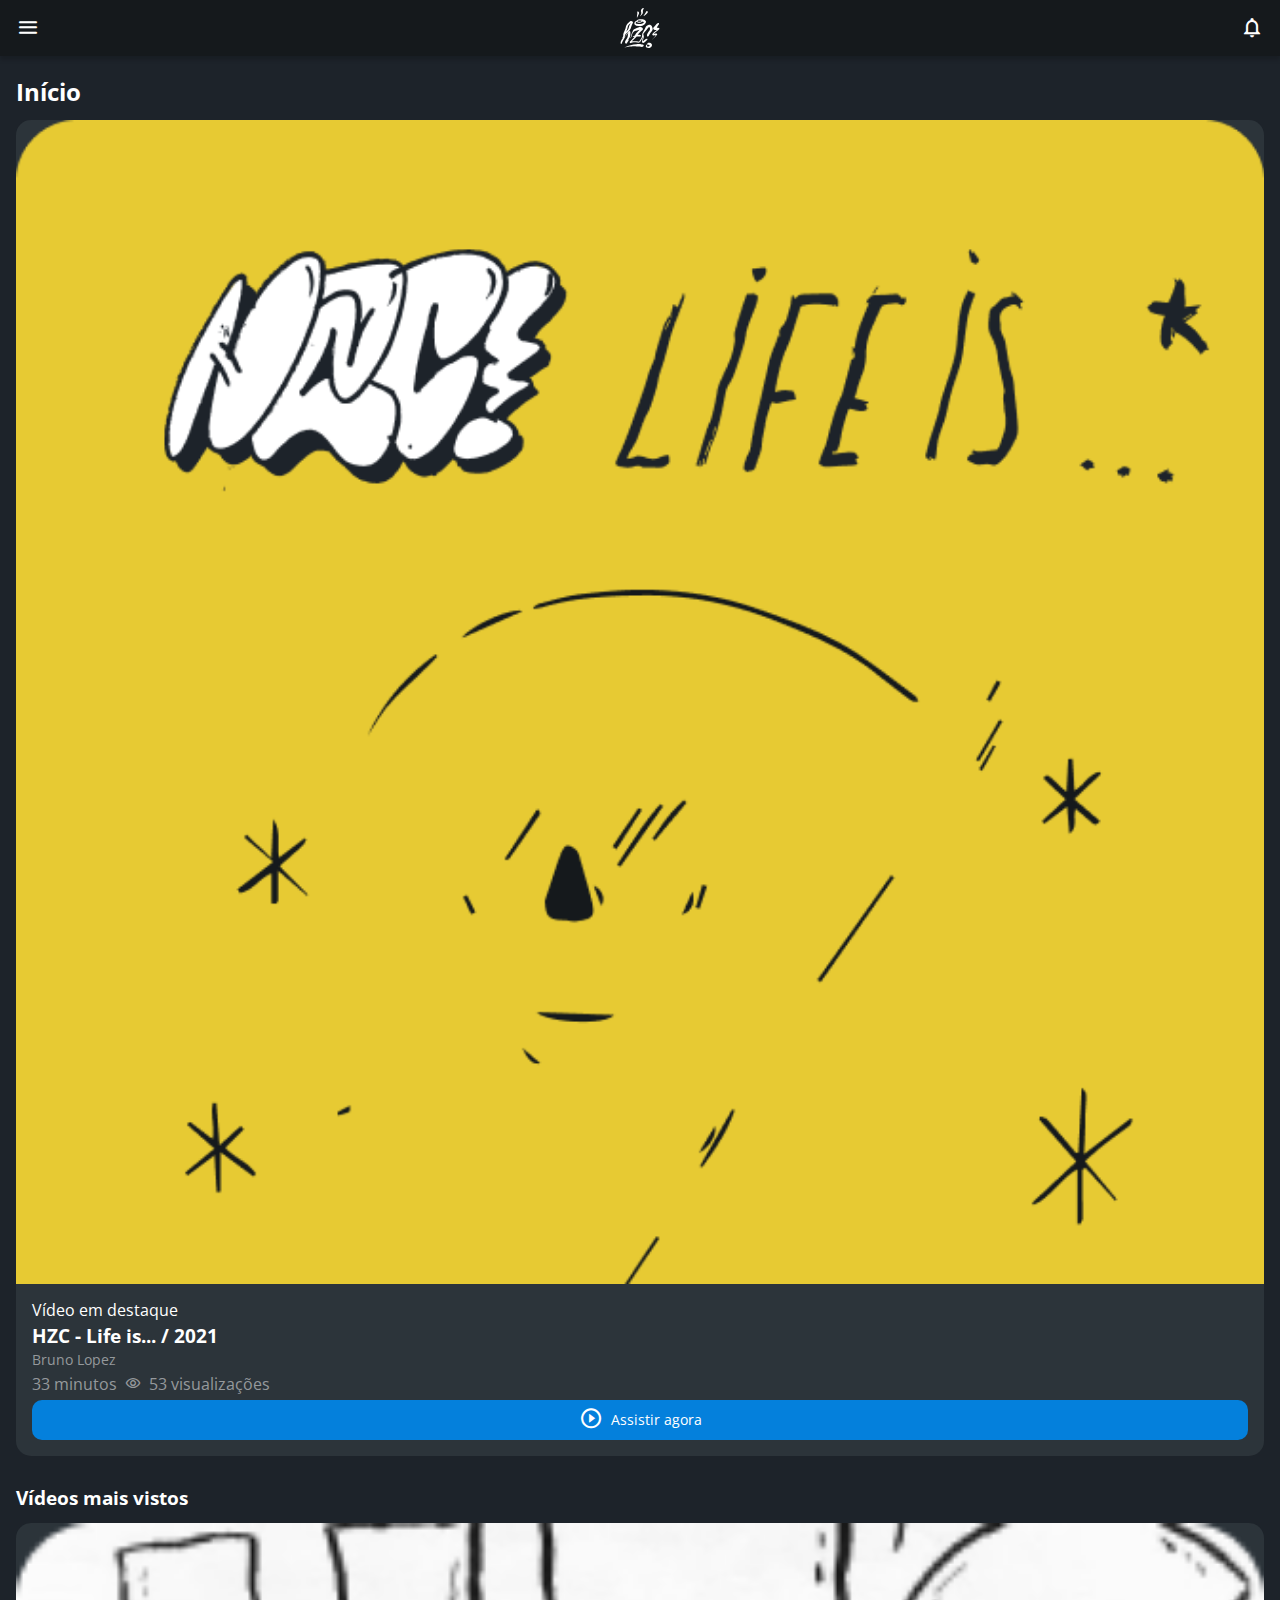
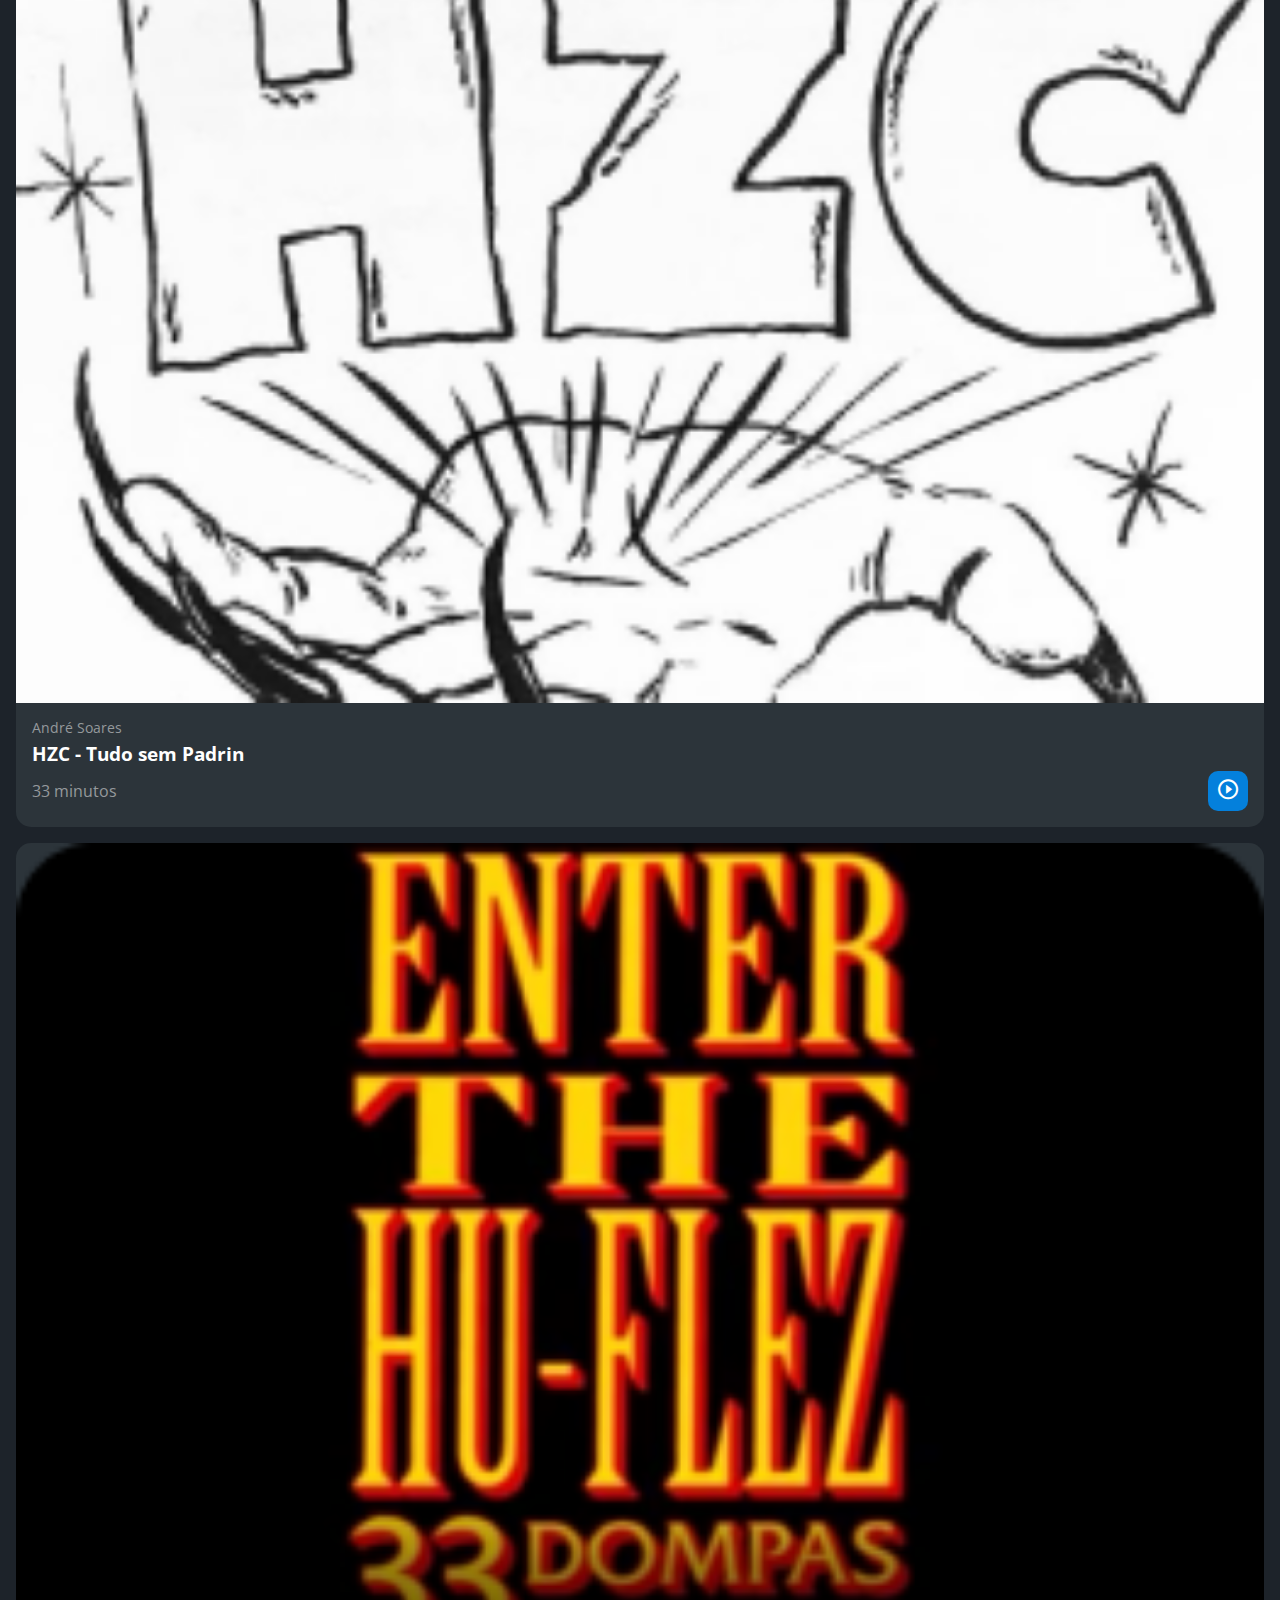
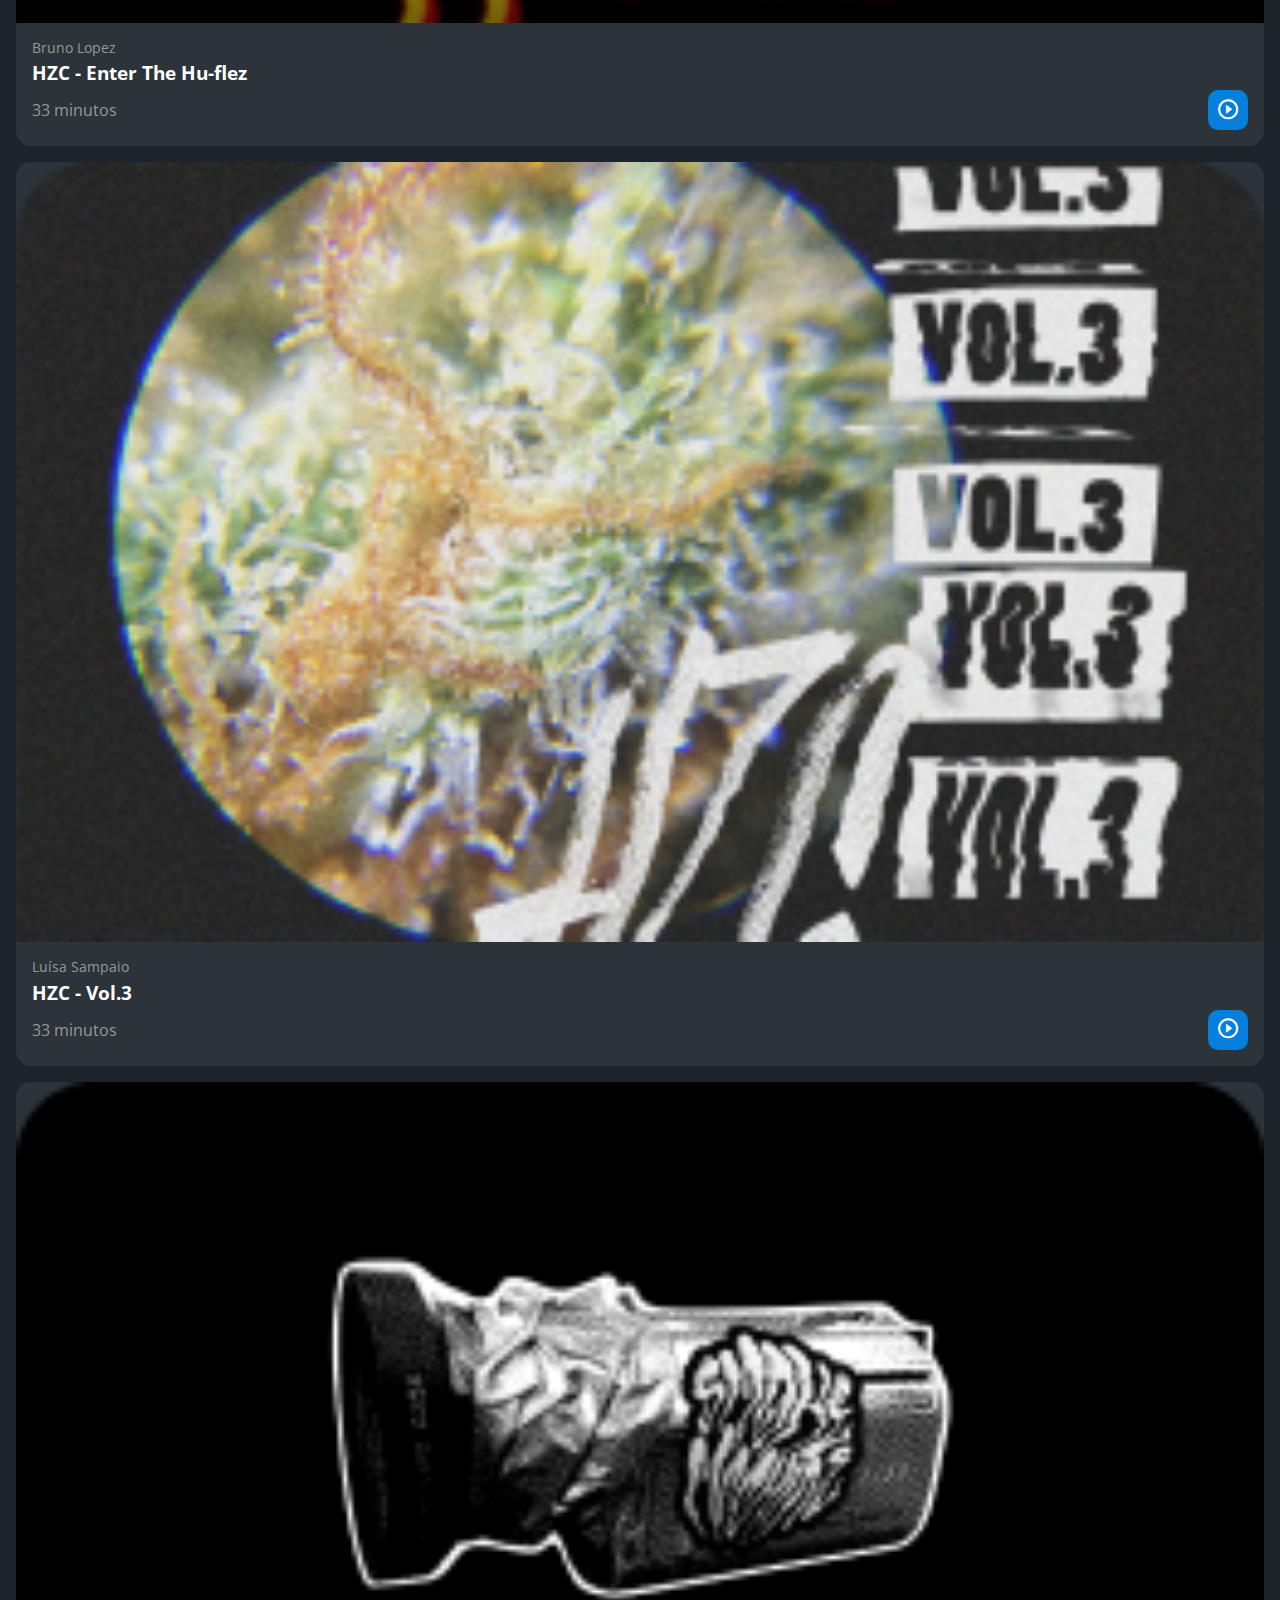
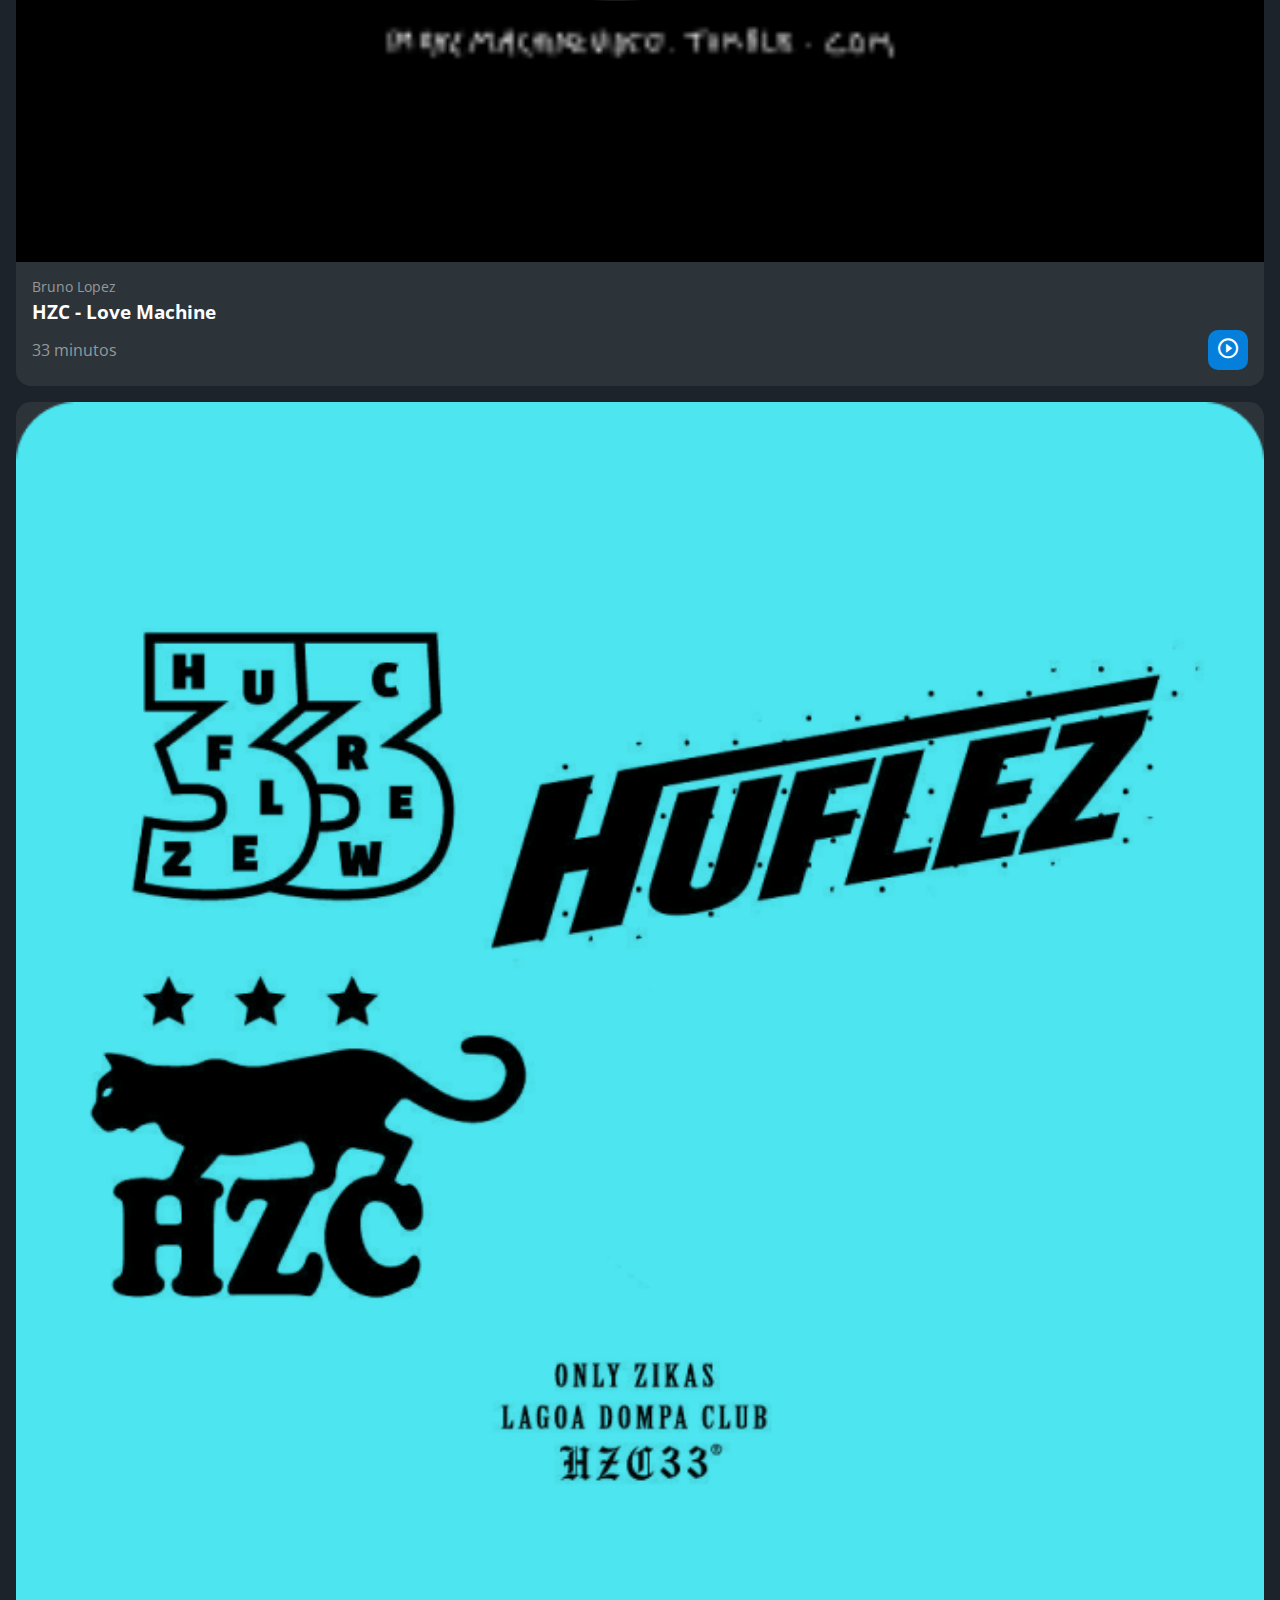
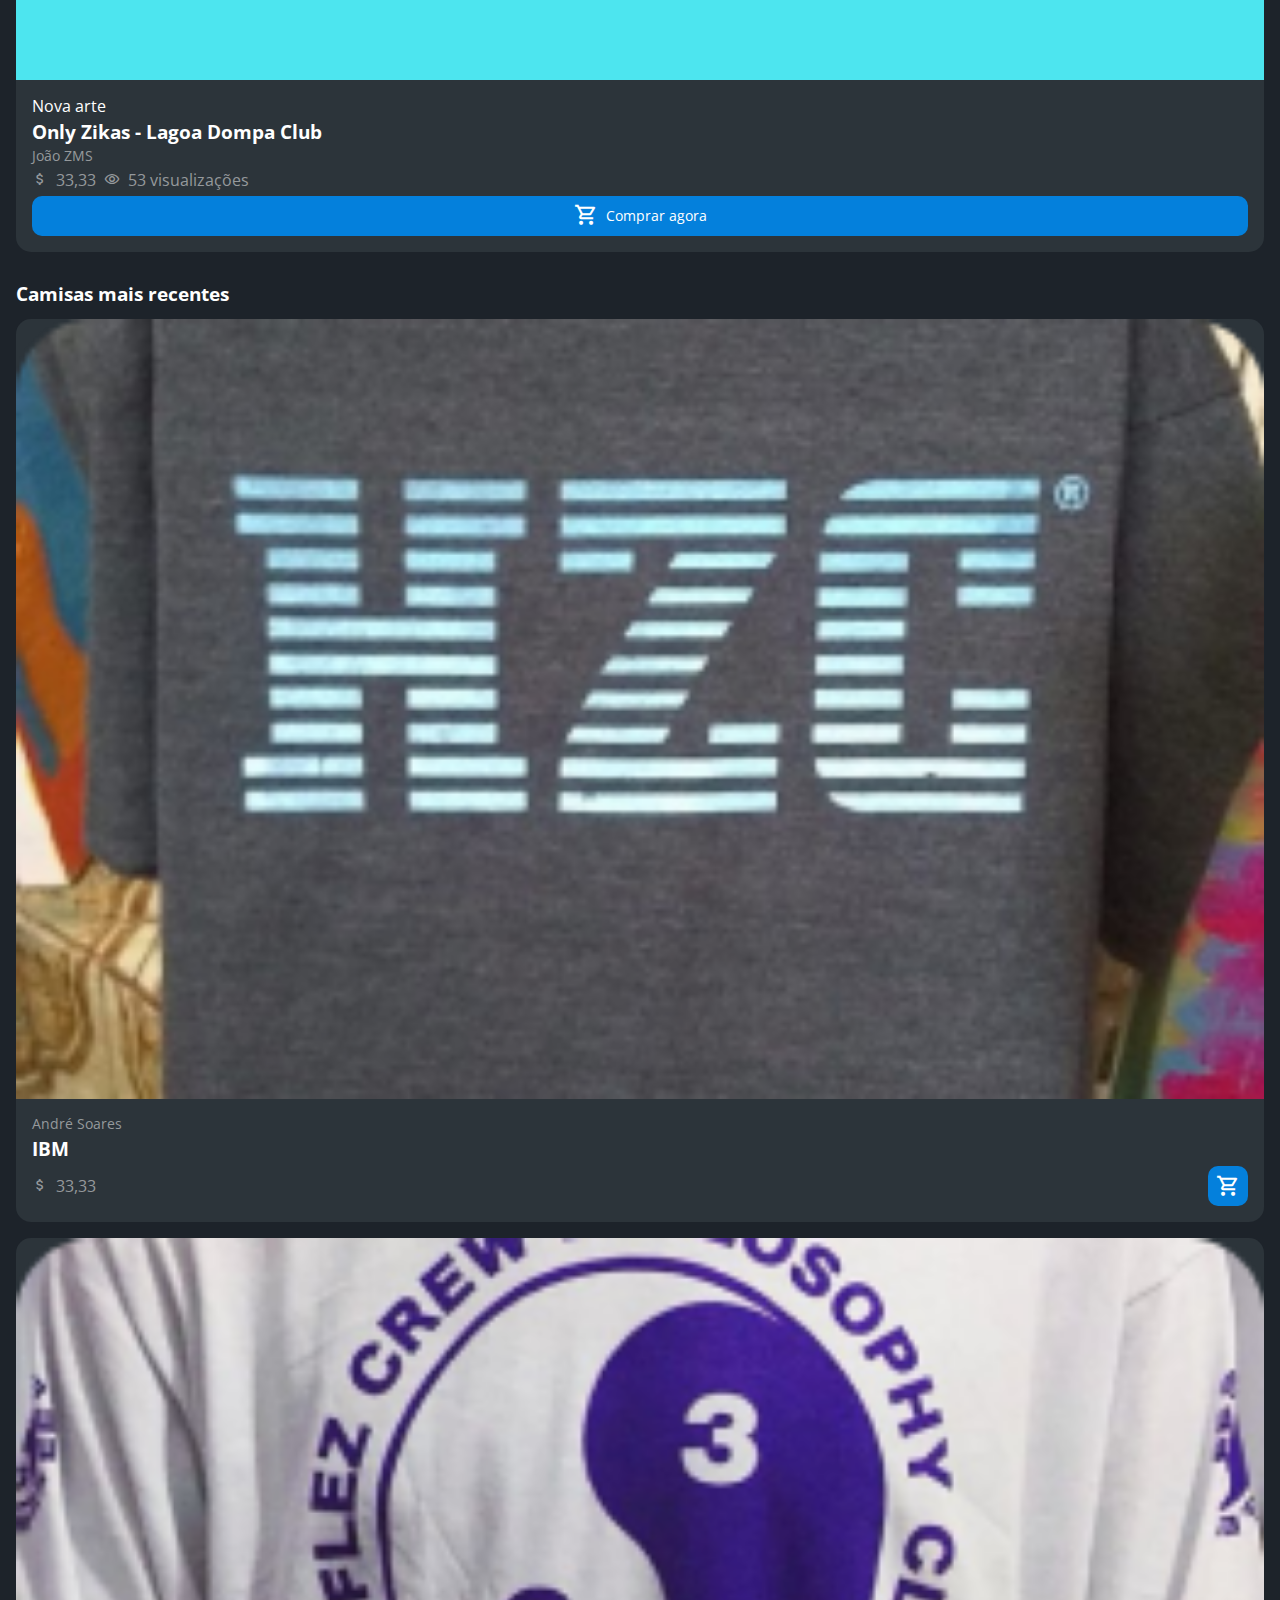
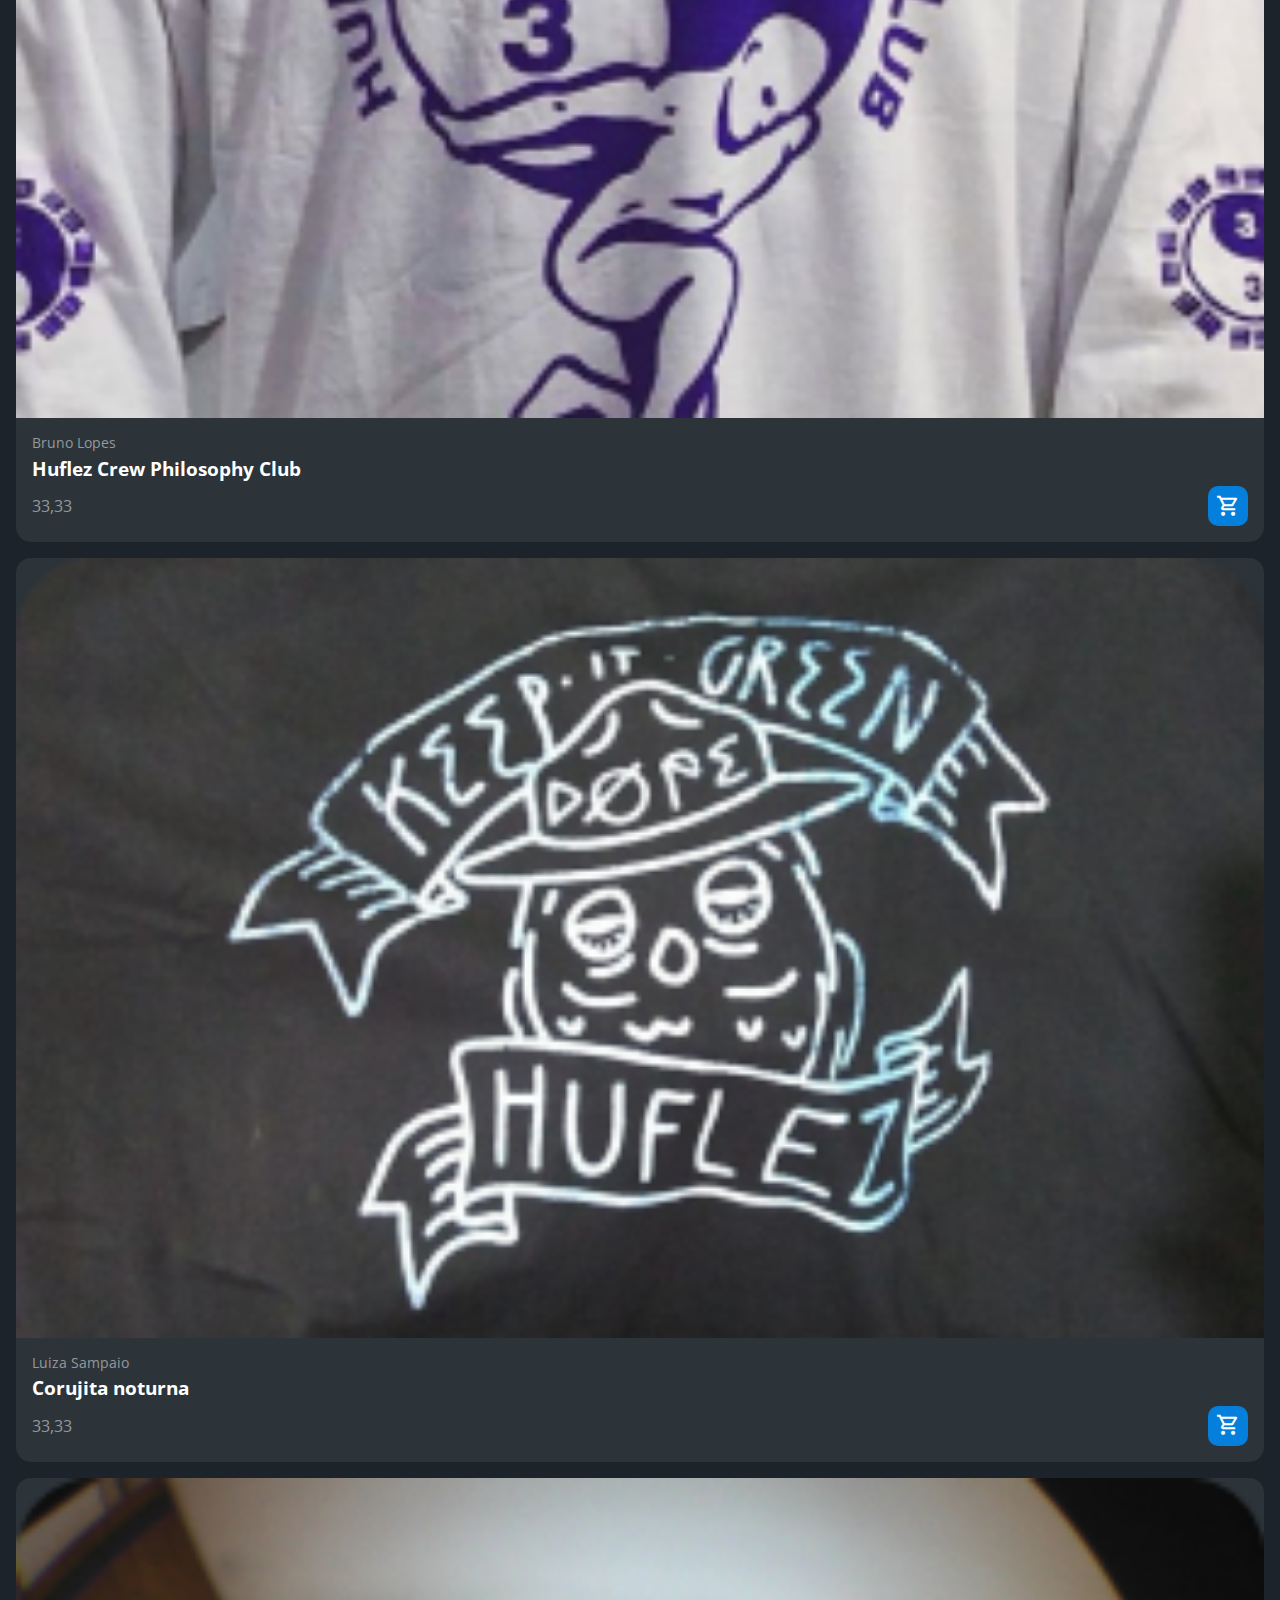
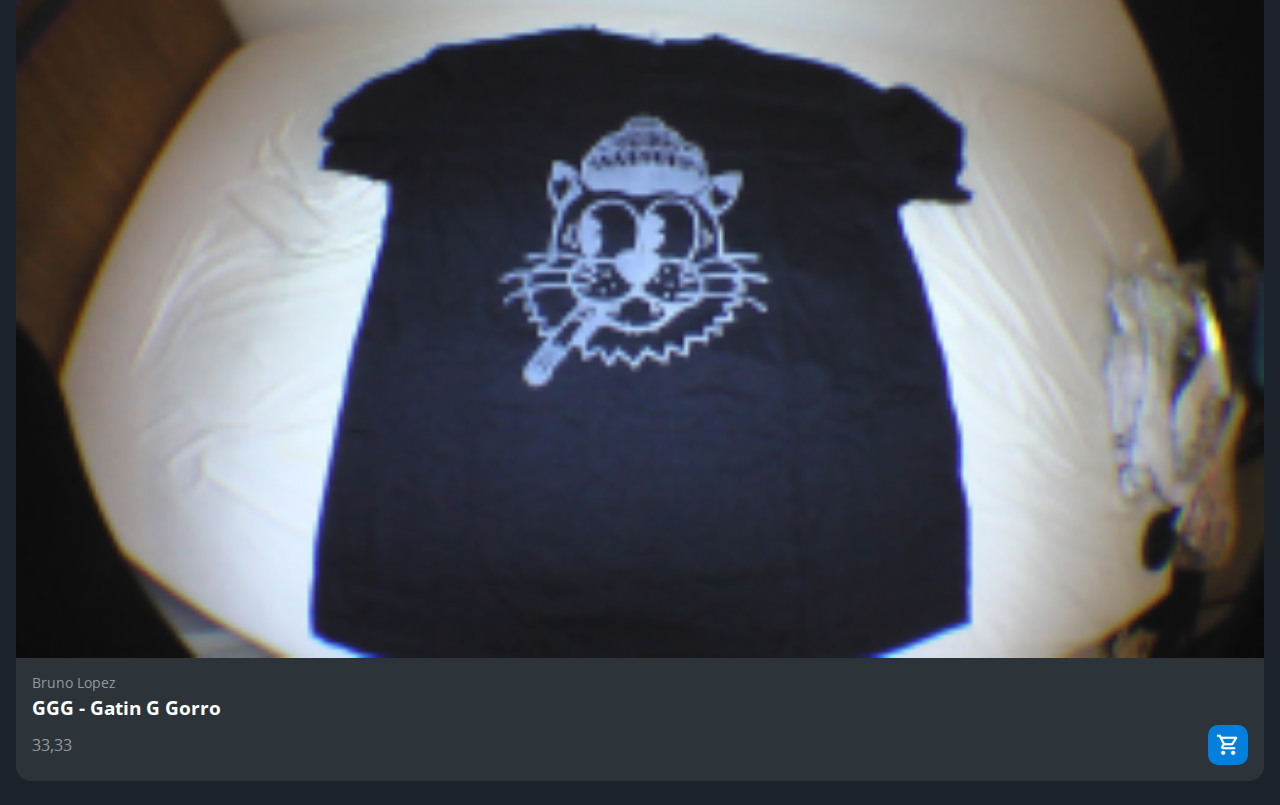
<file: index.html>
<!DOCTYPE html>
<html lang="pt-br">

<head>
    <meta charset="UTF-8">
    <meta http-equiv="X-UA-Compatible" content="IE=edge">
    <meta name="viewport" content="width=device-width, initial-scale=1.0">
    <title>HZC | Home</title>
    <link rel="preconnect" href="https://fonts.googleapis.com">
    <link rel="preconnect" href="https://fonts.gstatic.com" crossorigin>
    <link rel="stylesheet" href="https://fonts.googleapis.com/css2?family=Open+Sans:wght@400;600;700&display=swap">
    <link rel="stylesheet" href="assets/css/reset.css">
    <link rel="stylesheet" href="assets/css/estilos.css">
</head>

<body>
    <header class="cabecalho">
        <button class="cabecalho__menu" aria-label="Menu"><i></i></button>
        <img src="assets/img/logo.svg" alt="Logotipo da HZC" class="cabecalho__logo">
        <p class="cabecalho__perfil">Bruno Lopes</p>
        <button class="cabecalho__notificacao" aria-label="Notificação"><i></i></button>
    </header>
    <nav class="menu-lateral">
        <img src="assets/img/logo.svg" alt="Logotipo da HZC" class="menu-lateral__logo">
        <a href="index.html" class="menu-lateral__link menu-lateral__link--inicio menu-lateral__link--ativo">Início</a>
        <a href="videos.html" class="menu-lateral__link menu-lateral__link--videos">Vídeos</a>
        <a href="picos.html" class="menu-lateral__link menu-lateral__link--picos">Picos</a>
        <a href="#" class="menu-lateral__link menu-lateral__link--integrantes">Integrantes</a>
        <a href="#" class="menu-lateral__link menu-lateral__link--camisas">Camisas</a>
        <a href="#" class="menu-lateral__link menu-lateral__link--pinturas">Pinturas</a>
    </nav>
    <main class="principal">
        <h2 class="titulo-pagina">Início</h2>
        <article class="cartao cartao--destaque destaque-video">
            <img src="assets/img/banner-mobile_1.png" alt="Banner do cartao" class="cartao__imagem cartao__imagem--mobile">
            <img src="assets/img/banner_1.png" alt="Banner do cartao" class="cartao__imagem cartao__imagem--desktop">
            <div class="cartao__conteudo">
                <p class="cartao__destaque">Vídeo em destaque</p>
                <h3 class="cartao__titulo">HZC - Life is... / 2021</h3>
                <p class="cartao__perfil">Bruno Lopez</p>
                <p class="cartao__info cartao__info--tempo">33 minutos</p>
                <p class="cartao__info cartao__info--visualizacao">53 visualizações</p>
                <button class="cartao__botao cartao__botao--play cartao__botao--destaque">Assistir agora</button>
            </div>
        </article>
        <article class="cartao cartao--recentes videos-recentes">
            <h3 class="cartao__titulo">Vídeos recentes</h3>
            <a href="#" class="cartao__link">Ver todos</a>
            <ul class="cartao__lista">
                <li class="cartao__item">
                    <img src="assets/img/miniatura_1.png" alt="Thumbnail" class="cartao__item-thumbnail">
                    <h4 class="cartao__item-titulo">HZC - Love machine</h4>
                    <p class="cartao__item-perfil">Júlia Fonseca</p>
                </li>
                <li class="cartao__item">
                    <img src="assets/img/miniatura_2.png" alt="Thumbnail" class="cartao__item-thumbnail">
                    <h4 class="cartao__item-titulo">HZC - Vol. 3</h4>
                    <p class="cartao__item-perfil">Júlia Fonseca</p>
                </li>
                <li class="cartao__item">
                    <img src="assets/img/miniatura_3.png" alt="Thumbnail" class="cartao__item-thumbnail">
                    <h4 class="cartao__item-titulo">HZC - Pescaria na Urca</h4>
                    <p class="cartao__item-perfil">Júlia Fonseca</p>
                </li>
                <li class="cartao__item">
                    <img src="assets/img/miniatura_4.png" alt="Thumbnail" class="cartao__item-thumbnail">
                    <h4 class="cartao__item-titulo">Vidalocagi - Guerreiros do Asfalto</h4>
                    <p class="cartao__item-perfil">Júlia Fonseca</p>
                </li>
                <li class="cartao__item">
                    <img src="assets/img/miniatura_5.png" alt="Thumbnail" class="cartao__item-thumbnail">
                    <h4 class="cartao__item-titulo">Vidalocagi - Não importa o nível</h4>
                    <p class="cartao__item-perfil">Júlia Fonseca</p>
                </li>
            </ul>
        </article>
        <section class="secao secao-videos">
            <h3 class="titulo-secao">Vídeos mais vistos</h3>
            <article class="cartao">
                <img src="assets/img/video_1.png" alt="Vídeo" class="cartao__imagem">
                <div class="cartao__conteudo">
                    <p class="cartao__perfil">André Soares</p>
                    <h3 class="cartao__titulo">HZC - Tudo sem Padrin</h3>
                    <p class="cartao__info cartao__info--tempo">33 minutos</p>
                    <button class="cartao__botao cartao__botao--play" aria-label="Assistir agora"></button>
                </div>
            </article>
            <article class="cartao">
                <img src="assets/img/video_2.png" alt="Vídeo" class="cartao__imagem">
                <div class="cartao__conteudo">
                    <p class="cartao__perfil">Bruno Lopez</p>
                    <h3 class="cartao__titulo">HZC - Enter The Hu-flez</h3>
                    <p class="cartao__info cartao__info--tempo">33 minutos</p>
                    <button class="cartao__botao cartao__botao--play" aria-label="Assistir agora"></button>
                </div>
            </article>
            <article class="cartao">
                <img src="assets/img/video_3.png" alt="Vídeo" class="cartao__imagem">
                <div class="cartao__conteudo">
                    <p class="cartao__perfil">Luísa Sampaio</p>
                    <h3 class="cartao__titulo">HZC - Vol.3</h3>
                    <p class="cartao__info cartao__info--tempo">33 minutos</p>
                    <button class="cartao__botao cartao__botao--play" aria-label="Assistir agora"></button>
                </div>
            </article>
            <article class="cartao">
                <img src="assets/img/video_4.png" alt="Vídeo" class="cartao__imagem">
                <div class="cartao__conteudo">
                    <p class="cartao__perfil">Bruno Lopez</p>
                    <h3 class="cartao__titulo">HZC - Love Machine</h3>
                    <p class="cartao__info cartao__info--tempo">33 minutos</p>
                    <button class="cartao__botao cartao__botao--play" aria-label="Assistir agora"></button>
                </div>
            </article>
        </section>
        <article class="cartao cartao--recentes produtos-recentes">
            <h3 class="cartao__titulo">Novas artes</h3>
            <a href="#" class="cartao__link">Ver todas</a>
            <ul class="cartao__lista">
                <li class="cartao__item">
                    <img src="assets/img/novas_artes_01.png" alt="Thumbnail" class="cartao__item-thumbnail">
                    <h4 class="cartao__item-titulo">Sem título 01</h4>
                    <p class="cartao__item-perfil">Antonio Tebyriçá</p>
                </li>
                <li class="cartao__item">
                    <img src="assets/img/novas_artes_02.png" alt="Thumbnail" class="cartao__item-thumbnail">
                    <h4 class="cartao__item-titulo">Sem título 02</h4>
                    <p class="cartao__item-perfil">Antonio Tebyriçá</p>
                </li>
                <li class="cartao__item">
                    <img src="assets/img/novas_artes_03.png" alt="Thumbnail" class="cartao__item-thumbnail">
                    <h4 class="cartao__item-titulo">Segurança</h4>
                    <p class="cartao__item-perfil">Raphael Gibson</p>
                </li>
                <li class="cartao__item">
                    <img src="assets/img/novas_artes_04.png" alt="Thumbnail" class="cartao__item-thumbnail">
                    <h4 class="cartao__item-titulo">Malunguisse</h4>
                    <p class="cartao__item-perfil">Carolina Canavarro</p>
                </li>
                <li class="cartao__item">
                    <img src="assets/img/novas_artes_05.png" alt="Thumbnail" class="cartao__item-thumbnail">
                    <h4 class="cartao__item-titulo">Coroa da converse</h4>
                    <p class="cartao__item-perfil">Nikolas de Murtas</p>
                </li>
                <li class="cartao__item">
                    <img src="assets/img/novas_artes_06.png" alt="Thumbnail" class="cartao__item-thumbnail">
                    <h4 class="cartao__item-titulo">Segurança</h4>
                    <p class="cartao__item-perfil">Raphael Gibson</p>
                </li>
                <li class="cartao__item">
                    <img src="assets/img/novas_artes_01.png" alt="Thumbnail" class="cartao__item-thumbnail">
                    <h4 class="cartao__item-titulo">Sem título 03</h4>
                    <p class="cartao__item-perfil">Antonio Tebyriçá</p>
                </li>
            </ul>
        </article>
        <article class="cartao cartao--destaque destaque-produtos">
            <img src="assets/img/banner-mobile_2.png" alt="Banner do cartao" class="cartao__imagem cartao__imagem--mobile">
            <img src="assets/img/banner_2.png" alt="Banner do cartao" class="cartao__imagem cartao__imagem--desktop">
            <div class="cartao__conteudo">
                <p class="cartao__destaque">Nova arte</p>
                <h3 class="cartao__titulo">Only Zikas - Lagoa Dompa Club</h3>
                <p class="cartao__perfil">João ZMS</p>
                <p class="cartao__info cartao__info--valor">33,33</p>
                <p class="cartao__info cartao__info--visualizacao">53 visualizações</p>
                <button class="cartao__botao cartao__botao--carrinho cartao__botao--destaque">Comprar agora</button>
            </div>
        </article>
        <section class="secao secao-produtos">
            <h3 class="titulo-secao">Camisas mais recentes</h3>
            <article class="cartao">
                <img src="assets/img/produto_1.png" alt="Vídeo" class="cartao__imagem">
                <div class="cartao__conteudo">
                    <p class="cartao__perfil">André Soares</p>
                    <h3 class="cartao__titulo">IBM</h3>
                    <p class="cartao__info cartao__info--valor">33,33</p>
                    <button class="cartao__botao cartao__botao--carrinho" aria-label="Assistir agora"></button>
                </div>
            </article>
            <article class="cartao">
                <img src="assets/img/produto_2.png" alt="Vídeo" class="cartao__imagem">
                <div class="cartao__conteudo">
                    <p class="cartao__perfil">Bruno Lopes</p>
                    <h3 class="cartao__titulo">Huflez Crew Philosophy Club</h3>
                    <p class="cartao__info cartao__info--tempo">33,33</p>
                    <button class="cartao__botao cartao__botao--carrinho" aria-label="Assistir agora"></button>
                </div>
            </article>
            <article class="cartao">
                <img src="assets/img/produto_3.png" alt="Vídeo" class="cartao__imagem">
                <div class="cartao__conteudo">
                    <p class="cartao__perfil">Luiza Sampaio</p>
                    <h3 class="cartao__titulo">Corujita noturna</h3>
                    <p class="cartao__info cartao__info--tempo">33,33</p>
                    <button class="cartao__botao cartao__botao--carrinho" aria-label="Assistir agora"></button>
                </div>
            </article>
            <article class="cartao">
                <img src="assets/img/produto_4.png" alt="Vídeo" class="cartao__imagem">
                <div class="cartao__conteudo">
                    <p class="cartao__perfil">Bruno Lopez</p>
                    <h3 class="cartao__titulo">GGG - Gatin G Gorro</h3>
                    <p class="cartao__info cartao__info--tempo">33,33</p>
                    <button class="cartao__botao cartao__botao--carrinho" aria-label="Assistir agora"></button>
                </div>
            </article>
        </section>
    </main>
    <script src="index.js"></script>
</body>

</html>
</file>
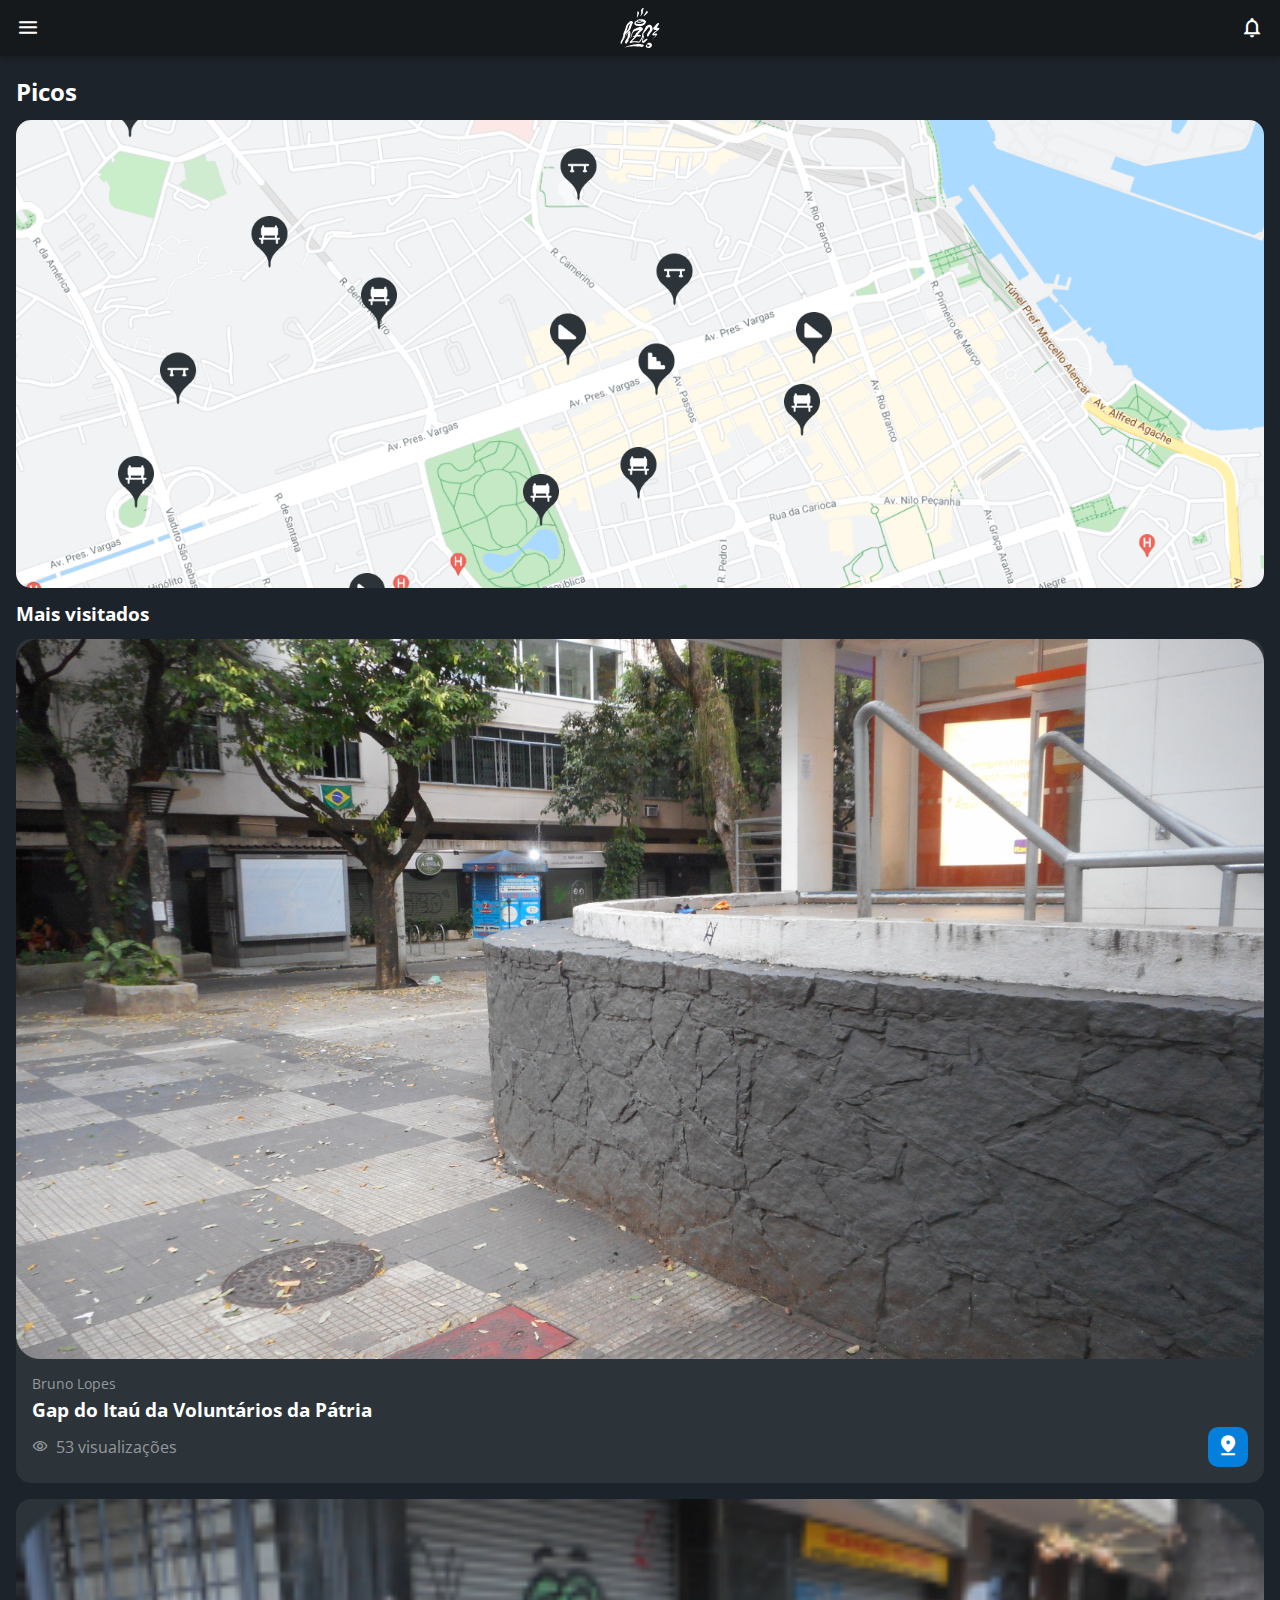
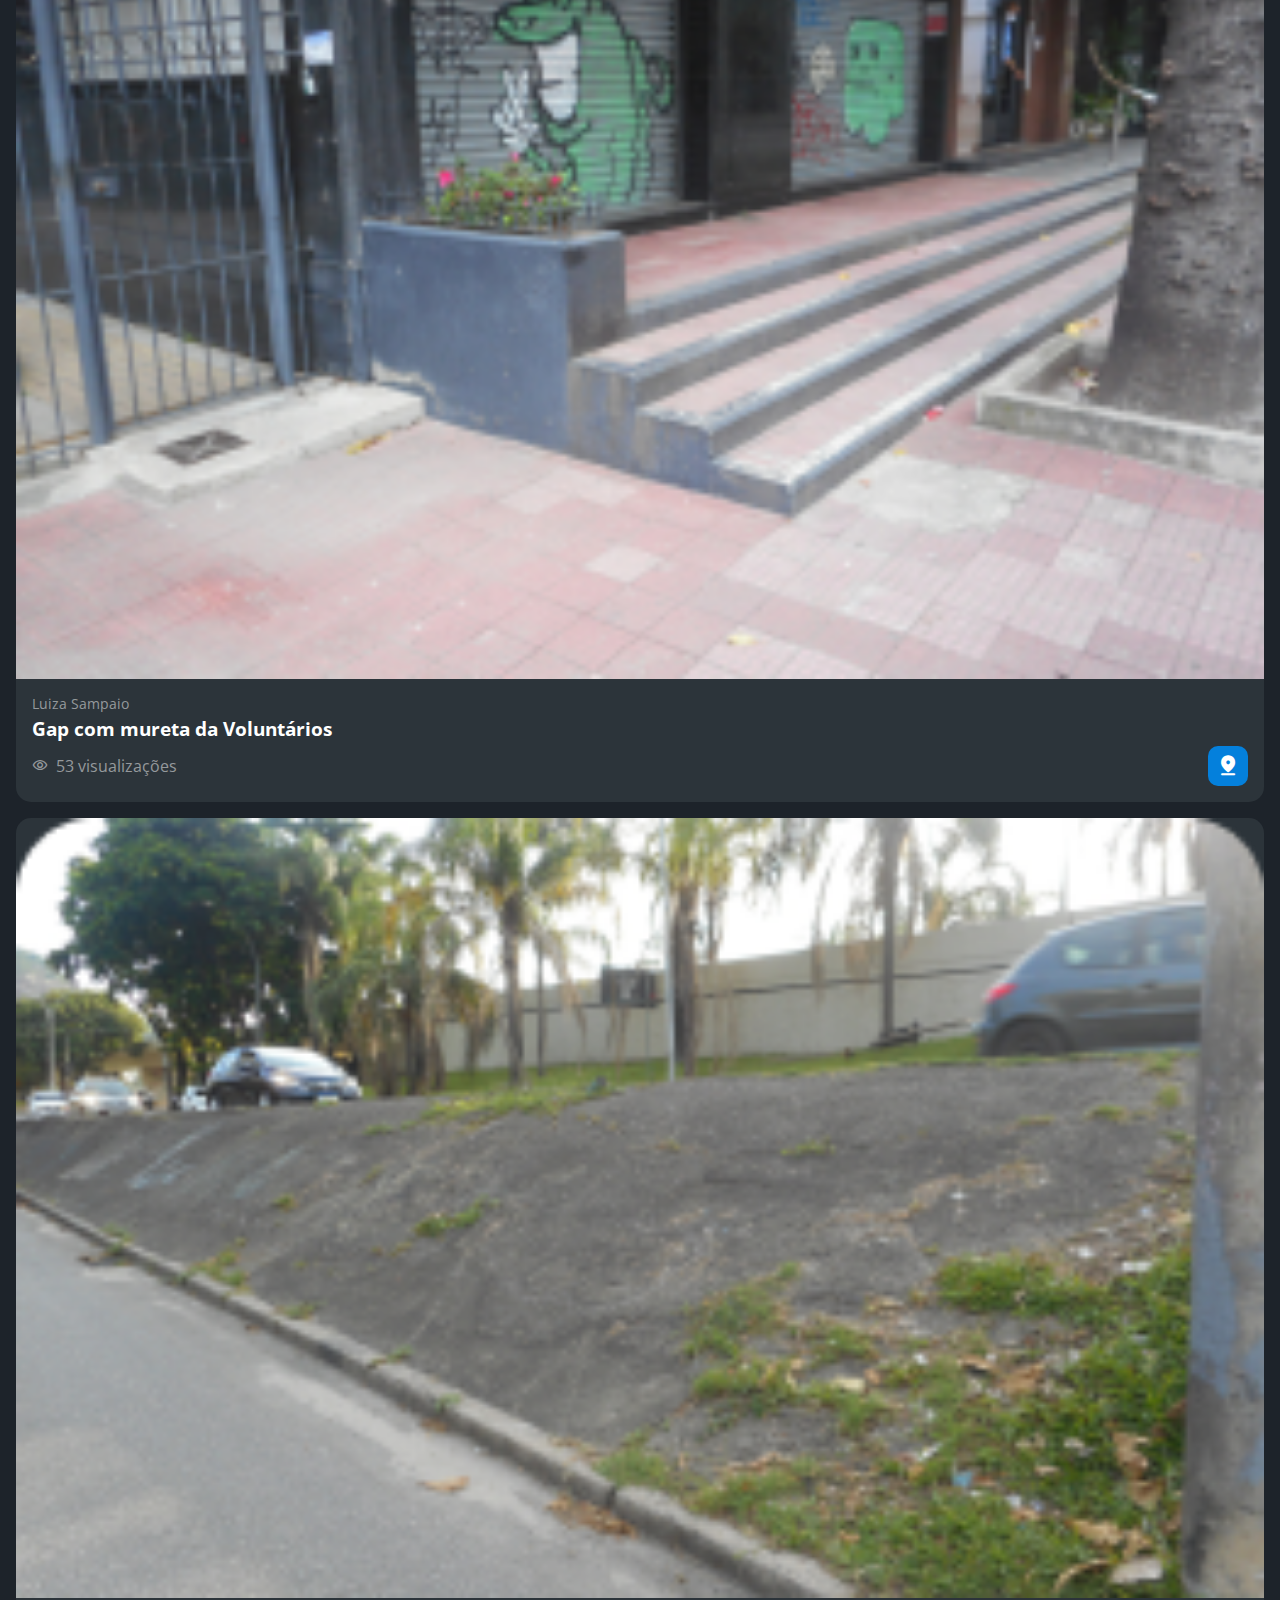
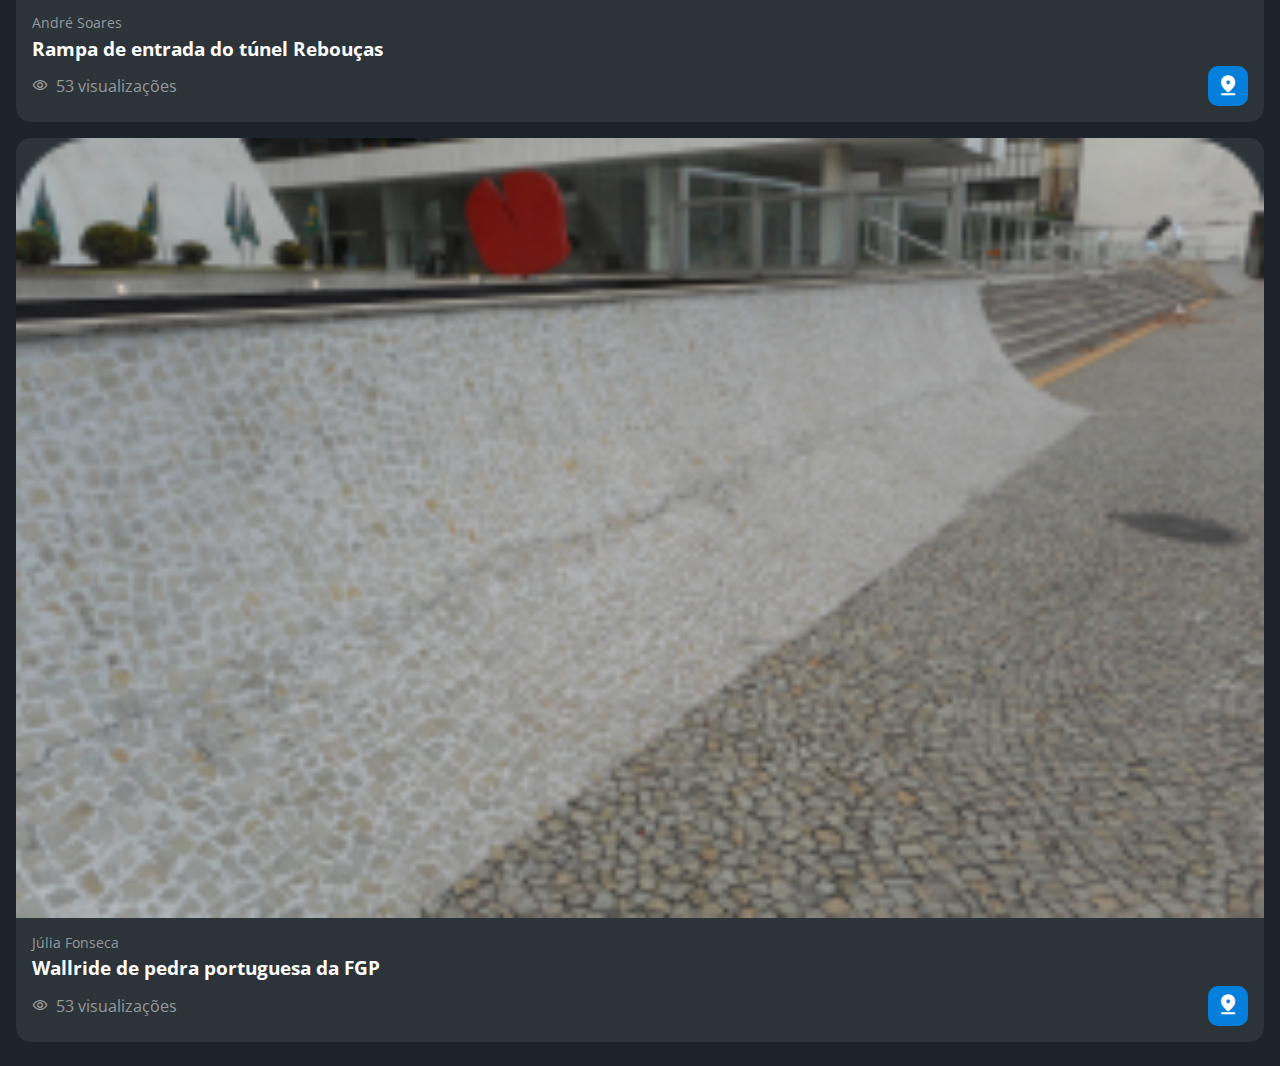
<file: picos.html>
<!DOCTYPE html>
<html lang="pt-br">

<head>
    <meta charset="UTF-8">
    <meta http-equiv="X-UA-Compatible" content="IE=edge">
    <meta name="viewport" content="width=device-width, initial-scale=1.0">
    <title>HZC | Picos</title>
    <link rel="preconnect" href="https://fonts.googleapis.com">
    <link rel="preconnect" href="https://fonts.gstatic.com" crossorigin>
    <link rel="stylesheet" href="https://fonts.googleapis.com/css2?family=Open+Sans:wght@400;600;700&display=swap">
    <link rel="stylesheet" href="assets/css/reset.css">
    <link rel="stylesheet" href="assets/css/estilos.css">
</head>

<body>
    <header class="cabecalho">
        <button class="cabecalho__menu" aria-label="Menu"><i></i></button>
        <img src="assets/img/logo.svg" alt="Logotipo da HZC" class="cabecalho__logo">
        <p class="cabecalho__perfil">Bruno Lopez</p>
        <button class="cabecalho__notificacao" aria-label="Notificação"><i></i></button>
    </header>
    <nav class="menu-lateral">
        <img src="assets/img/logo.svg" alt="Logotipo da HZC" class="menu-lateral__logo">
        <a href="index.html" class="menu-lateral__link menu-lateral__link--inicio">Início</a>
        <a href="videos.html" class="menu-lateral__link menu-lateral__link--videos">Vídeos</a>
        <a href="picos.html" class="menu-lateral__link menu-lateral__link--picos menu-lateral__link--ativo">Picos</a>
        <a href="#" class="menu-lateral__link menu-lateral__link--integrantes">Integrantes</a>
        <a href="#" class="menu-lateral__link menu-lateral__link--camisas">Camisas</a>
        <a href="#" class="menu-lateral__link menu-lateral__link--pinturas">Pinturas</a>
    </nav>
    <main class="principal principal--picos">
        <h2 class="titulo-pagina">Picos</h2>
        <article class="cartao picos-mapa" aria-label="Mapa dos picos favoritos"></article>
        <article class="cartao cartao--recentes picos-favoritos">
            <h3 class="cartao__titulo">Favoritos</h3>
            <a href="#" class="cartao__link">Ver todos</a>
            <ul class="cartao__lista">
                <li class="cartao__item">
                    <img src="assets/img/favoritos_01.png" alt="Thumbnail" class="cartao__item-thumbnail">
                    <h4 class="cartao__item-titulo">Wallride da FGP</h4>
                    <p class="cartao__item-perfil">Júlia Fonseca</p>
                </li>
                <li class="cartao__item">
                    <img src="assets/img/favoritos_02.png" alt="Thumbnail" class="cartao__item-thumbnail">
                    <h4 class="cartao__item-titulo">Borda de valores</h4>
                    <p class="cartao__item-perfil">Júlia Fonseca</p>
                </li>
                <li class="cartao__item">
                    <img src="assets/img/favoritos_03.png" alt="Thumbnail" class="cartao__item-thumbnail">
                    <h4 class="cartao__item-titulo">Wallride do Rebouças</h4>
                    <p class="cartao__item-perfil">Júlia Fonseca</p>
                </li>
                <li class="cartao__item">
                    <img src="assets/img/favoritos_04.png" alt="Thumbnail" class="cartao__item-thumbnail">
                    <h4 class="cartao__item-titulo">Segundo setor da Praça Mauá</h4>
                    <p class="cartao__item-perfil">Júlia Fonseca</p>
                </li>
                <li class="cartao__item">
                    <img src="assets/img/favoritos_02.png" alt="Thumbnail" class="cartao__item-thumbnail">
                    <h4 class="cartao__item-titulo">Borda de valores</h4>
                    <p class="cartao__item-perfil">Júlia Fonseca</p>
                </li>
                <li class="cartao__item">
                    <img src="assets/img/favoritos_03.png" alt="Thumbnail" class="cartao__item-thumbnail">
                    <h4 class="cartao__item-titulo">Wallride do Rebouças</h4>
                    <p class="cartao__item-perfil">Júlia Fonseca</p>
                </li>
            </ul>
        </article>
        <section class="secao secao-picos-mais-visitados">
            <h3 class="titulo-secao">Mais visitados</h3>
            <article class="cartao">
                <img src="assets/img/mais_visitados_01.png" alt="Vídeo" class="cartao__imagem">
                <div class="cartao__conteudo">
                    <p class="cartao__perfil">Bruno Lopes</p>
                    <h3 class="cartao__titulo">Gap do Itaú da Voluntários da Pátria</h3>
                    <p class="cartao__info cartao__info--visualizacao">53 visualizações</p>
                    <button class="cartao__botao cartao__botao--pico" aria-label="Visualizar no maps"></button>
                </div>
            </article>
            <article class="cartao">
                <img src="assets/img/mais_visitados_02.png" alt="Vídeo" class="cartao__imagem">
                <div class="cartao__conteudo">
                    <p class="cartao__perfil">Luiza Sampaio</p>
                    <h3 class="cartao__titulo">Gap com mureta da Voluntários</h3>
                    <p class="cartao__info cartao__info--visualizacao">53 visualizações</p>
                    <button class="cartao__botao cartao__botao--pico" aria-label="Visualizar no maps"></button>
                </div>
            </article>
            <article class="cartao">
                <img src="assets/img/mais_visitados_03.png" alt="Vídeo" class="cartao__imagem">
                <div class="cartao__conteudo">
                    <p class="cartao__perfil">André Soares</p>
                    <h3 class="cartao__titulo">Rampa de entrada do túnel Rebouças</h3>
                    <p class="cartao__info cartao__info--visualizacao">53 visualizações</p>
                    <button class="cartao__botao cartao__botao--pico" aria-label="Visualizar no maps"></button>
                </div>
            </article>
            <article class="cartao">
                <img src="assets/img/mais_visitados_04.png" alt="Vídeo" class="cartao__imagem">
                <div class="cartao__conteudo">
                    <p class="cartao__perfil">Júlia Fonseca</p>
                    <h3 class="cartao__titulo">Wallride de pedra portuguesa da FGP</h3>
                    <p class="cartao__info cartao__info--visualizacao">53 visualizações</p>
                    <button class="cartao__botao cartao__botao--pico" aria-label="Visualizar no maps"></button>
                </div>
            </article>
        </section>
    </main>
    <script src="index.js"></script>
</body>

</html>
</file>
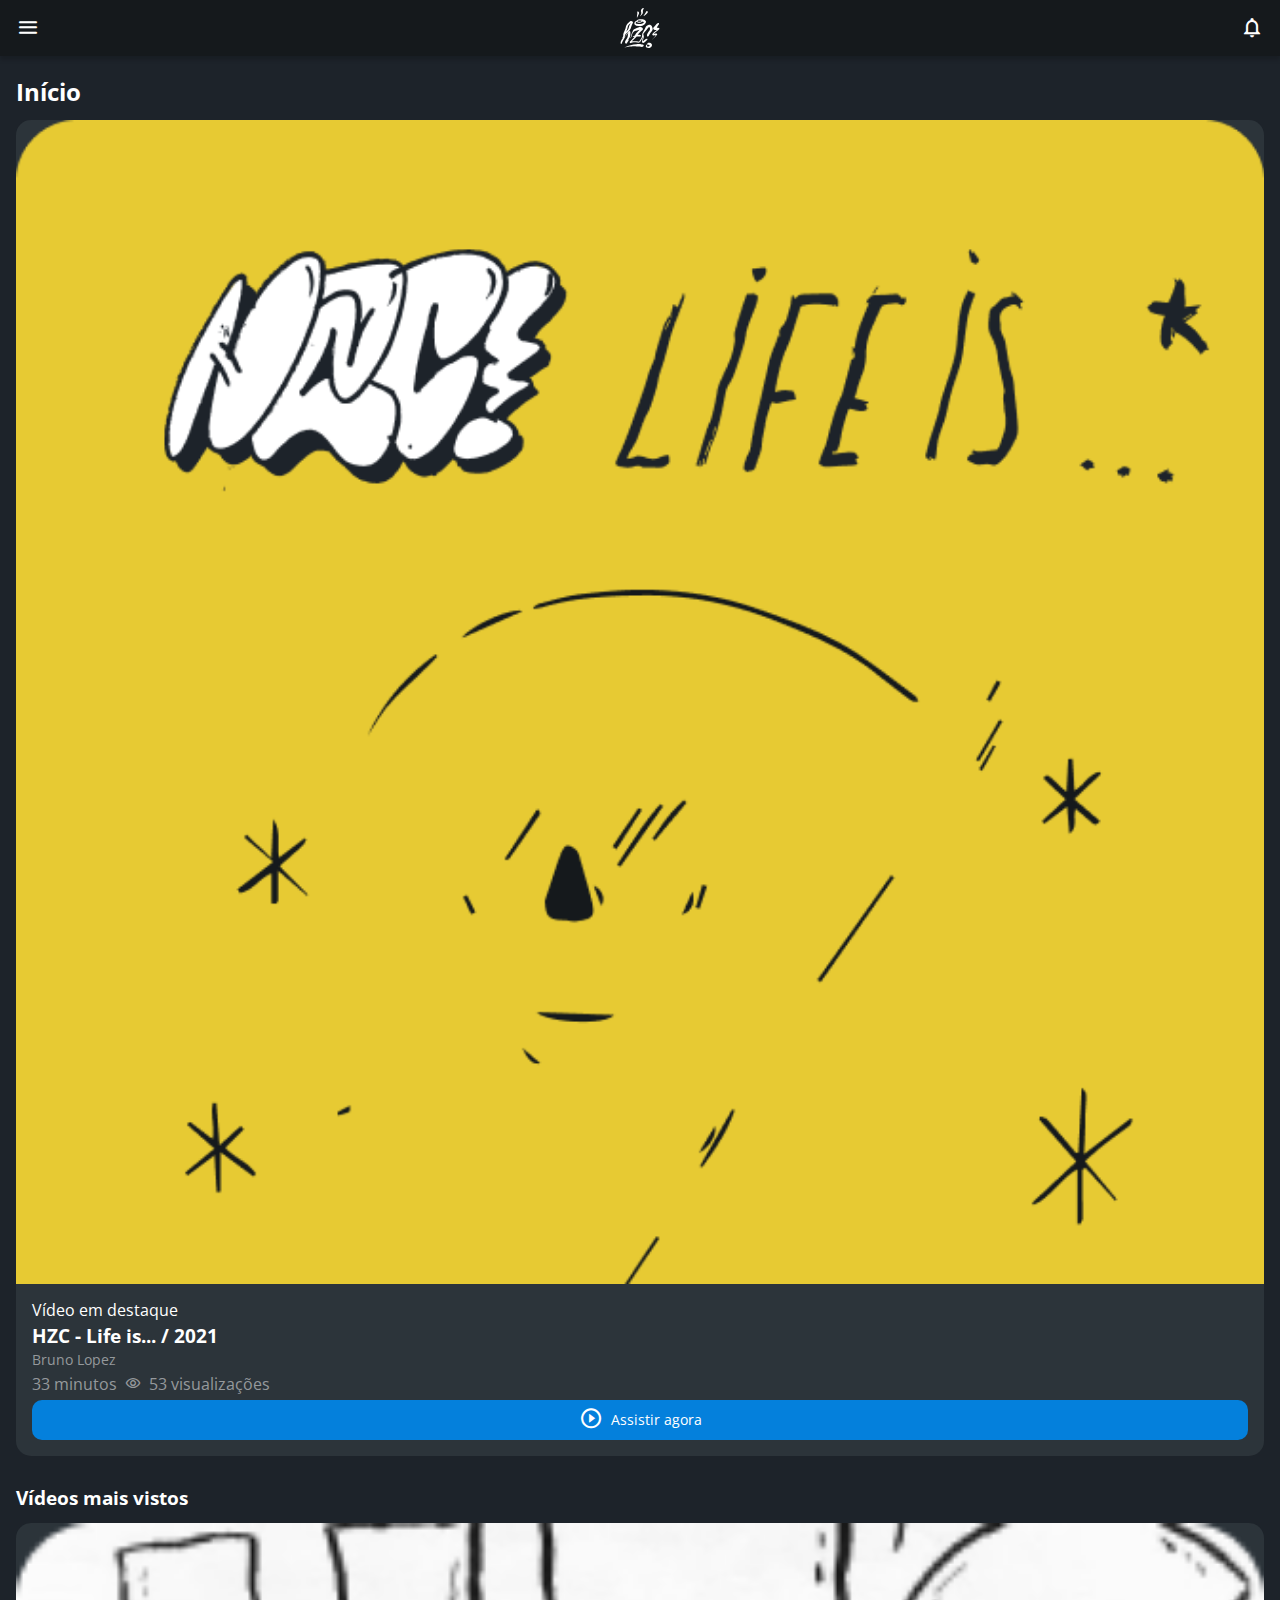
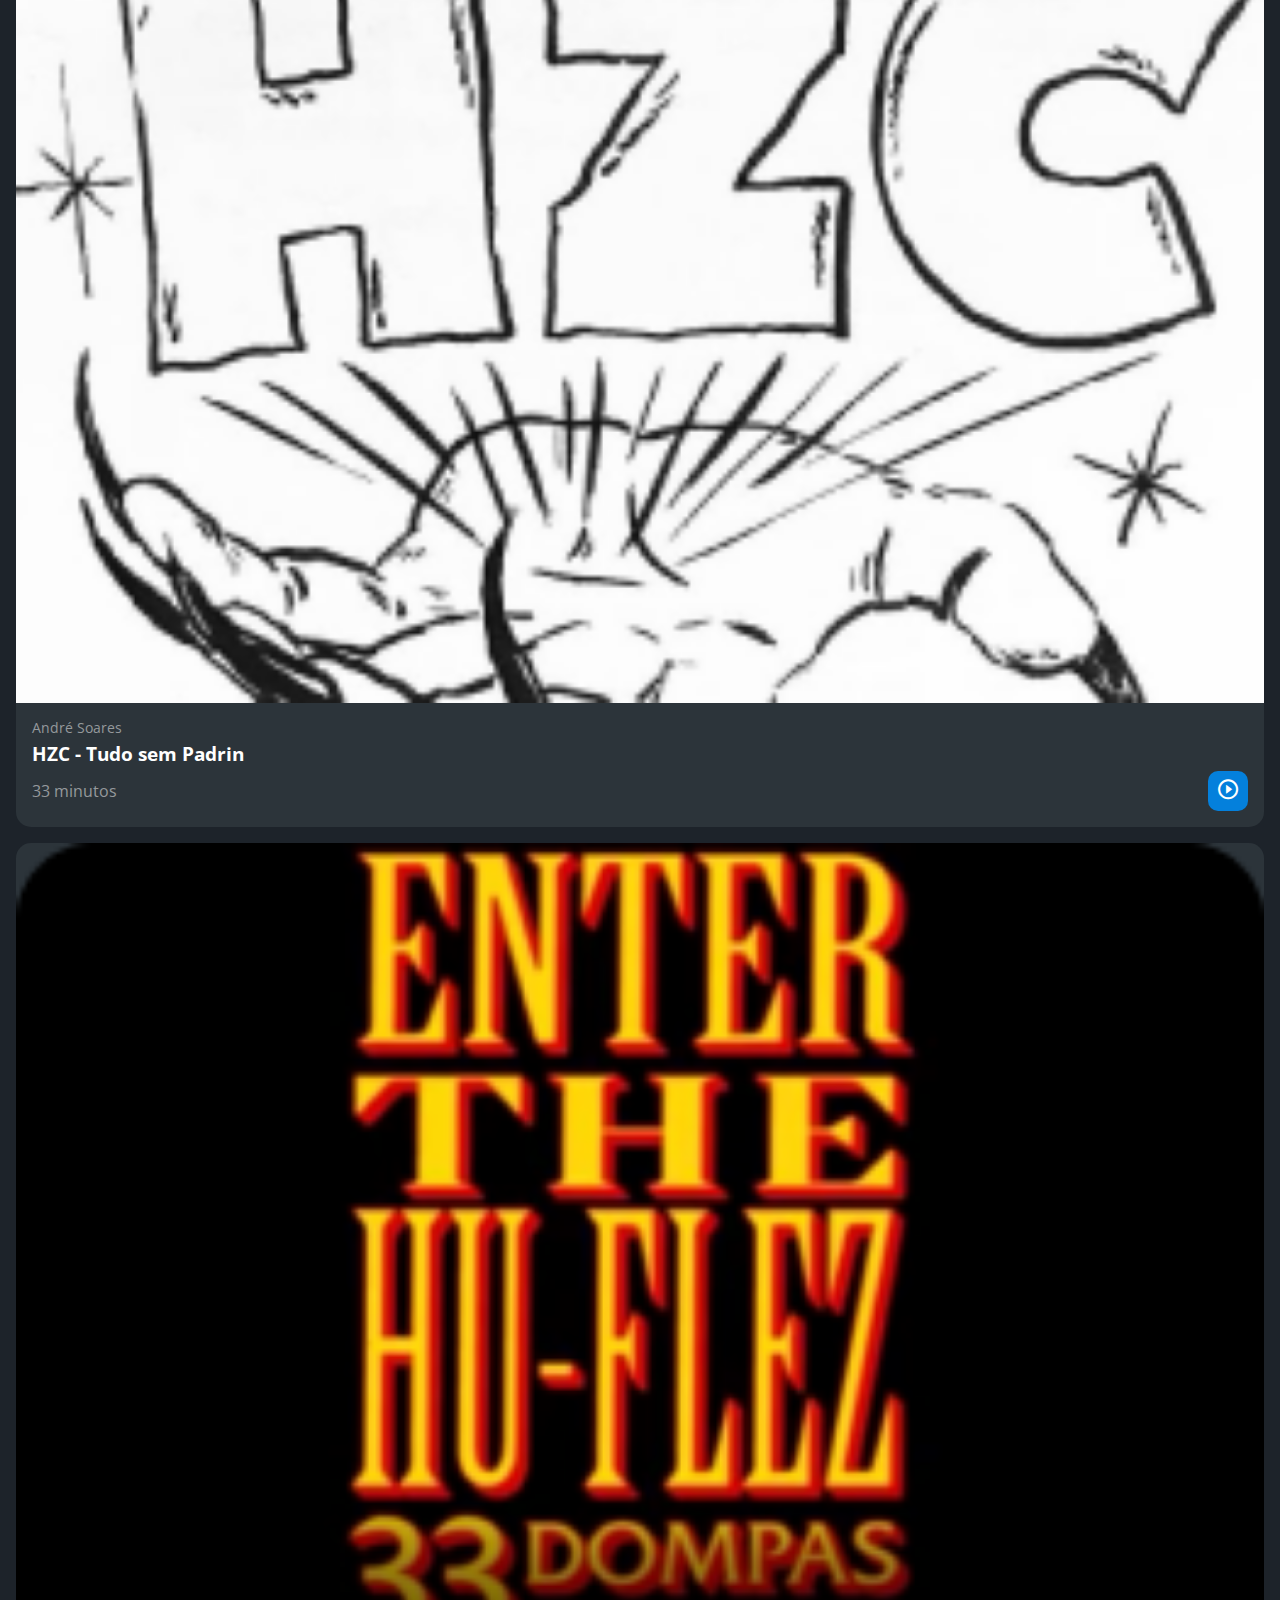
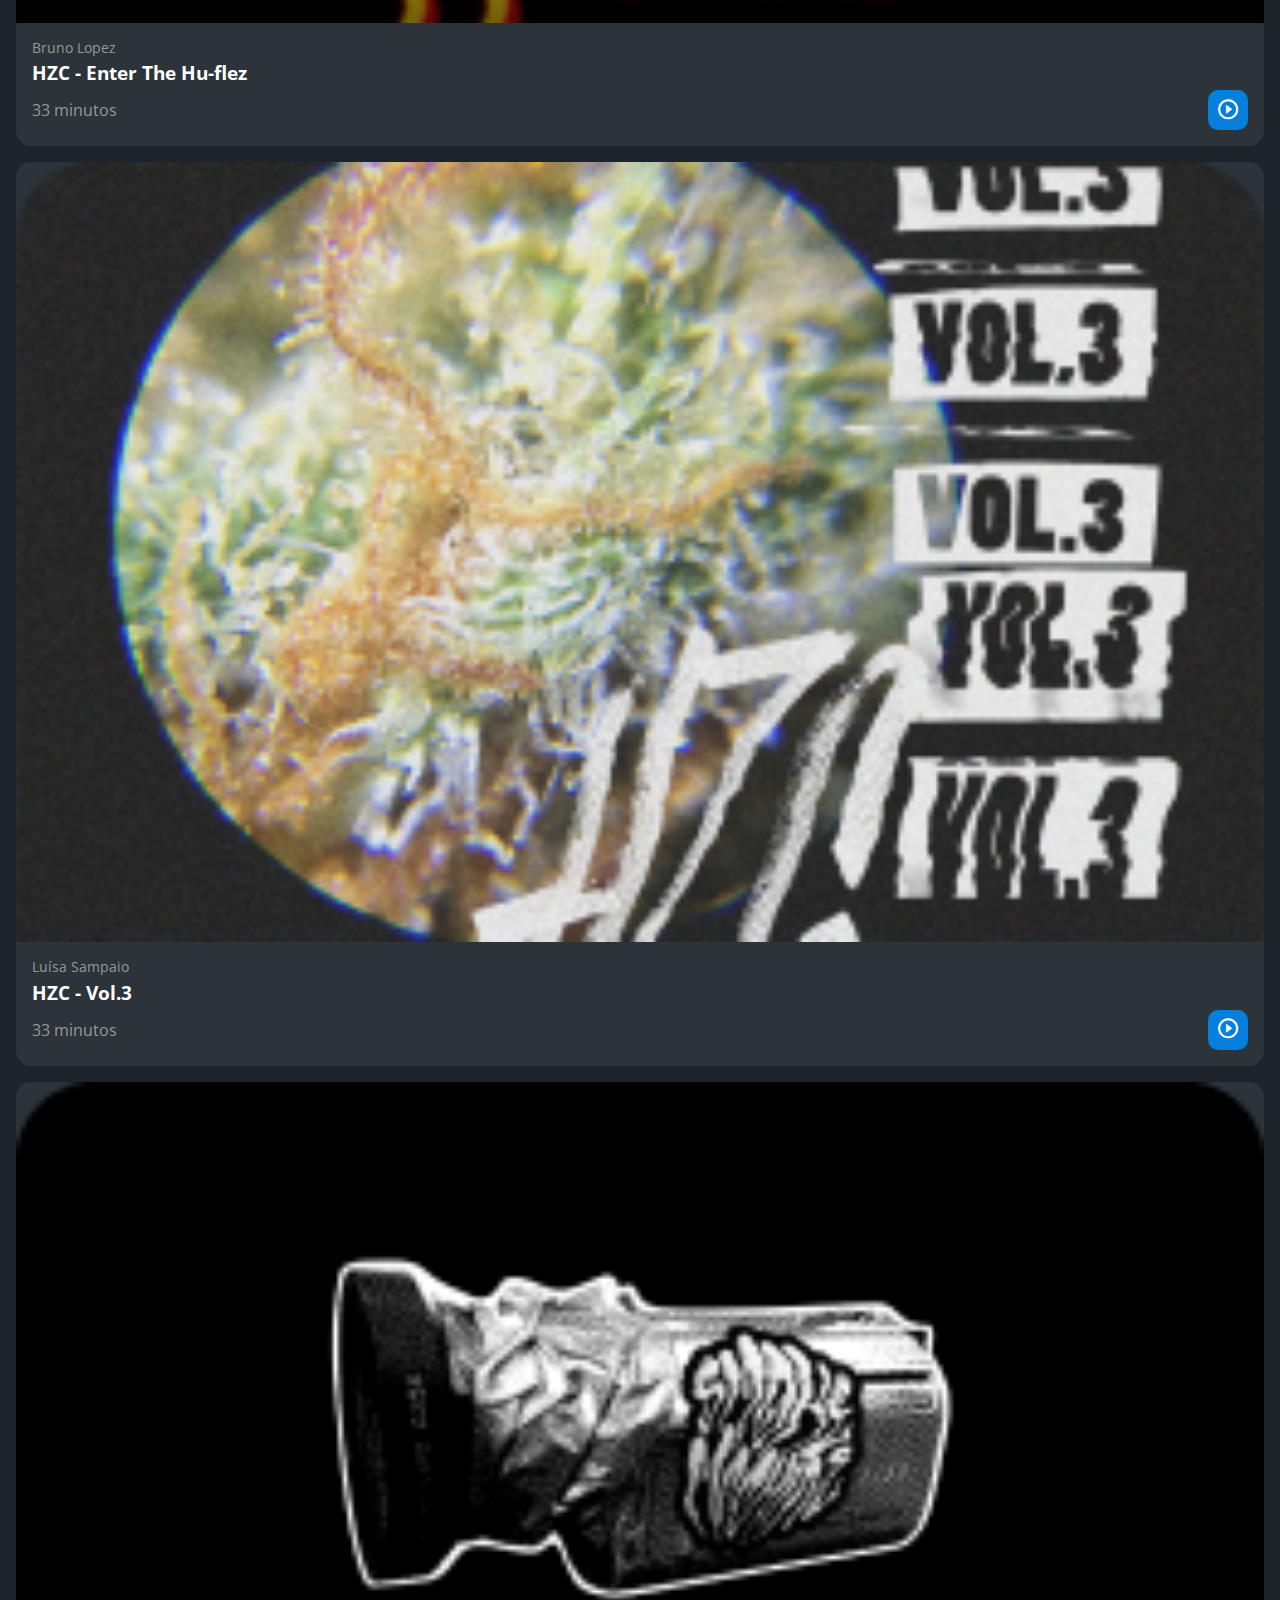
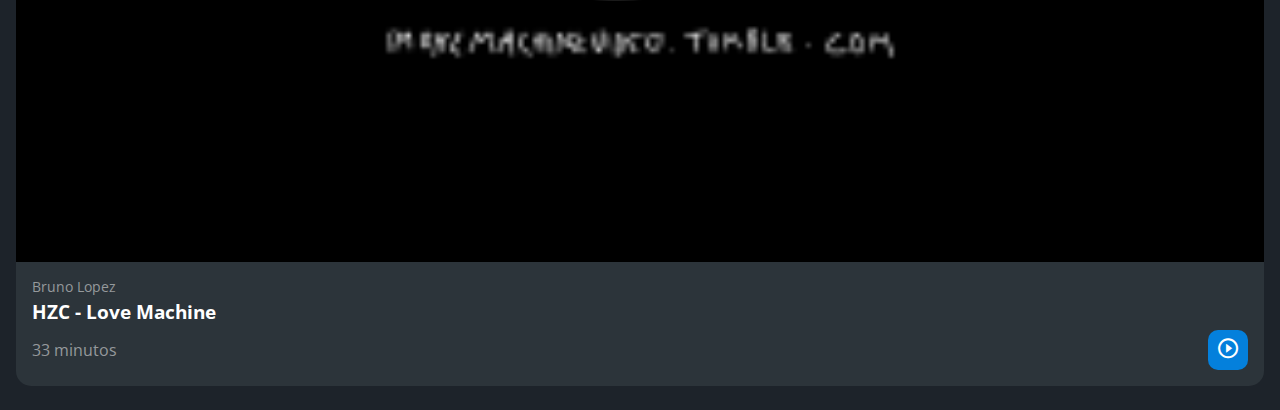
<file: videos.html>
<!DOCTYPE html>
<html lang="pt-br">

<head>
    <meta charset="UTF-8">
    <meta http-equiv="X-UA-Compatible" content="IE=edge">
    <meta name="viewport" content="width=device-width, initial-scale=1.0">
    <title>HZC | Vídeos</title>
    <link rel="preconnect" href="https://fonts.googleapis.com">
    <link rel="preconnect" href="https://fonts.gstatic.com" crossorigin>
    <link rel="stylesheet" href="https://fonts.googleapis.com/css2?family=Open+Sans:wght@400;600;700&display=swap">
    <link rel="stylesheet" href="assets/css/reset.css">
    <link rel="stylesheet" href="assets/css/estilos.css">
</head>

<body>
    <header class="cabecalho">
        <button class="cabecalho__menu" aria-label="Menu"><i></i></button>
        <img src="assets/img/logo.svg" alt="Logotipo da HZC" class="cabecalho__logo">
        <p class="cabecalho__perfil">Bruno Lopes</p>
        <button class="cabecalho__notificacao" aria-label="Notificação"><i></i></button>
    </header>
    <nav class="menu-lateral">
        <img src="assets/img/logo.svg" alt="Logotipo da HZC" class="menu-lateral__logo">
        <a href="index.html" class="menu-lateral__link menu-lateral__link--inicio">Início</a>
        <a href="videos.html" class="menu-lateral__link menu-lateral__link--videos menu-lateral__link--ativo">Vídeos</a>
        <a href="picos.html" class="menu-lateral__link menu-lateral__link--picos">Picos</a>
        <a href="#" class="menu-lateral__link menu-lateral__link--integrantes">Integrantes</a>
        <a href="#" class="menu-lateral__link menu-lateral__link--camisas">Camisas</a>
        <a href="#" class="menu-lateral__link menu-lateral__link--pinturas">Pinturas</a>
    </nav>
    <main class="principal">
        <h2 class="titulo-pagina">Início</h2>
        <article class="cartao cartao--destaque destaque-video">
            <img src="assets/img/banner-mobile_1.png" alt="Banner do cartao" class="cartao__imagem cartao__imagem--mobile">
            <img src="assets/img/banner_1.png" alt="Banner do cartao" class="cartao__imagem cartao__imagem--desktop">
            <div class="cartao__conteudo">
                <p class="cartao__destaque">Vídeo em destaque</p>
                <h3 class="cartao__titulo">HZC - Life is... / 2021</h3>
                <p class="cartao__perfil">Bruno Lopez</p>
                <p class="cartao__info cartao__info--tempo">33 minutos</p>
                <p class="cartao__info cartao__info--visualizacao">53 visualizações</p>
                <button class="cartao__botao cartao__botao--play cartao__botao--destaque">Assistir agora</button>
            </div>
        </article>
        <article class="cartao cartao--recentes videos-recentes">
            <h3 class="cartao__titulo">Vídeos recentes</h3>
            <a href="#" class="cartao__link">Ver todos</a>
            <ul class="cartao__lista">
                <li class="cartao__item">
                    <img src="assets/img/miniatura_1.png" alt="Thumbnail" class="cartao__item-thumbnail">
                    <h4 class="cartao__item-titulo">HZC - Love machine</h4>
                    <p class="cartao__item-perfil">Júlia Fonseca</p>
                </li>
                <li class="cartao__item">
                    <img src="assets/img/miniatura_2.png" alt="Thumbnail" class="cartao__item-thumbnail">
                    <h4 class="cartao__item-titulo">HZC - Vol. 3</h4>
                    <p class="cartao__item-perfil">Júlia Fonseca</p>
                </li>
                <li class="cartao__item">
                    <img src="assets/img/miniatura_3.png" alt="Thumbnail" class="cartao__item-thumbnail">
                    <h4 class="cartao__item-titulo">HZC - Pescaria na Urca</h4>
                    <p class="cartao__item-perfil">Júlia Fonseca</p>
                </li>
                <li class="cartao__item">
                    <img src="assets/img/miniatura_4.png" alt="Thumbnail" class="cartao__item-thumbnail">
                    <h4 class="cartao__item-titulo">Vidalocagi - Guerreiros do Asfalto</h4>
                    <p class="cartao__item-perfil">Júlia Fonseca</p>
                </li>
                <li class="cartao__item">
                    <img src="assets/img/miniatura_5.png" alt="Thumbnail" class="cartao__item-thumbnail">
                    <h4 class="cartao__item-titulo">Vidalocagi - Não importa o nível</h4>
                    <p class="cartao__item-perfil">Júlia Fonseca</p>
                </li>
            </ul>
        </article>
        <section class="secao secao-videos">
            <h3 class="titulo-secao">Vídeos mais vistos</h3>
            <article class="cartao">
                <img src="assets/img/video_1.png" alt="Vídeo" class="cartao__imagem">
                <div class="cartao__conteudo">
                    <p class="cartao__perfil">André Soares</p>
                    <h3 class="cartao__titulo">HZC - Tudo sem Padrin</h3>
                    <p class="cartao__info cartao__info--tempo">33 minutos</p>
                    <button class="cartao__botao cartao__botao--play" aria-label="Assistir agora"></button>
                </div>
            </article>
            <article class="cartao">
                <img src="assets/img/video_2.png" alt="Vídeo" class="cartao__imagem">
                <div class="cartao__conteudo">
                    <p class="cartao__perfil">Bruno Lopez</p>
                    <h3 class="cartao__titulo">HZC - Enter The Hu-flez</h3>
                    <p class="cartao__info cartao__info--tempo">33 minutos</p>
                    <button class="cartao__botao cartao__botao--play" aria-label="Assistir agora"></button>
                </div>
            </article>
            <article class="cartao">
                <img src="assets/img/video_3.png" alt="Vídeo" class="cartao__imagem">
                <div class="cartao__conteudo">
                    <p class="cartao__perfil">Luísa Sampaio</p>
                    <h3 class="cartao__titulo">HZC - Vol.3</h3>
                    <p class="cartao__info cartao__info--tempo">33 minutos</p>
                    <button class="cartao__botao cartao__botao--play" aria-label="Assistir agora"></button>
                </div>
            </article>
            <article class="cartao">
                <img src="assets/img/video_4.png" alt="Vídeo" class="cartao__imagem">
                <div class="cartao__conteudo">
                    <p class="cartao__perfil">Bruno Lopez</p>
                    <h3 class="cartao__titulo">HZC - Love Machine</h3>
                    <p class="cartao__info cartao__info--tempo">33 minutos</p>
                    <button class="cartao__botao cartao__botao--play" aria-label="Assistir agora"></button>
                </div>
            </article>
        </section>
    </main>
    <script src="index.js"></script>
</body>

</html>
</file>
<file: assets/css/estilos.css>
@font-face {
    font-family: 'icones';
    src: url(../font/icones.ttf);
}

body {
    background-color: #1D232A;
    font-family: 'Open Sans', 'icones', sans-serif;
    color: #FFFFFF;
}

@media screen and (min-width: 1440px) {
    body {
        display: grid;
        grid-template-columns: auto 1fr;
    }
}

.cabecalho {
    display: flex;
    justify-content: space-between;
    align-items: center;
    background-color: #15191C;
    padding: 8px 16px;
    box-shadow: 0px 4px 4px rgba(0, 0, 0, 0.16);
}

.cabecalho__menu i::before {
    content: "\e904";
    font-size: 24px;
}

.cabecalho__notificacao i::before {
    content: "\e906";
    font-size: 24px;
}

.cabecalho__logo {
    width: 40px;
}

.cabecalho__perfil {
    display: none;
}

@media screen and (min-width: 1440px) {
    .cabecalho {
        background-color: #1D232A;
        display: grid;
        column-gap: 32px;
        grid-template-columns: 1fr auto;
        padding: 16px 60px;
        height: 80px;
        box-sizing: border-box;
        grid-column: 2;
    }
    .cabecalho__menu {
        display: none;
    }
    .cabecalho__logo {
        display: none;
    }
    .cabecalho__perfil {
        display: grid;
        grid-template-columns: repeat(3, auto);
        column-gap: 8px;
        align-items: center;
        justify-self: flex-end;
        color: #95999C;
        padding: 8px 32px;
        border-right: 1px solid #95999C;
    }
    .cabecalho__perfil::before {
        content: "";
        display: block;
        width: 32px;
        height: 32px;
        background-image: url(../img/profile_2.png);
        background-size: contain;
        background-repeat: no-repeat;
        background-position: center;
    }
    .cabecalho__perfil::after {
        content: "\e90d";
        color: #FFFFFF;
        font-size: 1.5rem;
    }
}

.menu-lateral {
    display: flex;
    flex-direction: column;
    background-color: #15191C;
    width: 75vw;
    height: 100vh;
    position: absolute;
    left: -100vw;
    transition: .25s;
}

.menu-lateral--ativo {
    left: 0;
    transition: .25s;
}

.menu-lateral__logo {
    width: 118px;
    align-self: center;
    padding: 16px;
}

.menu-lateral__link {
    height: 64px;
    color: #95999C;
    padding-left: 64px;
    display: flex;
    align-items: center;
}

.menu-lateral__link--ativo {
    color: #FFFFFF;
    padding-left: 56px;
    border-left: 8px solid #FFFFFF;
}

.menu-lateral__link::before {
    content: "\e900";
    width: 24px;
    height: 24px;
    font-size: 24px;
    position: absolute;
    left: 24px;
}

.menu-lateral__link--inicio::before {
    content: "\e902";
}

.menu-lateral__link--videos::before {
    content: "\e90e";
}

.menu-lateral__link--picos::before {
    content: "\e909";
}

.menu-lateral__link--integrantes::before {
    content: "\e903";
}

.menu-lateral__link--camisas::before {
    content: "\e900";
}

.menu-lateral__link--pinturas::before {
    content: "\e90a";
}

@media screen and (min-width: 1440px) {
    .menu-lateral {
        position: static;
        width: 200px;
        grid-column: 1;
        grid-row: 1 / span 2;
    }
}

.principal {
    padding: 24px 16px;
    display: grid;
    gap: 16px;
}

.titulo-pagina {
    font-size: 1.5rem;
    font-weight: 700;
}

.titulo-secao {
    font-size: 1.2rem;
    font-weight: 700;
}

@media screen and (min-width: 1440px) {
    .principal {
        display: grid;
        grid-template-columns: auto 1fr auto;
        grid-template-areas: "titulo-pagina titulo-pagina titulo-pagina" "destaque-video destaque-video videos-recentes" "secao-videos secao-videos secao-videos" "produtos-recentes destaque-produtos destaque-produtos" "secao-produtos secao-produtos secao-produtos";
        column-gap: 32px;
        padding: 16px 60px;
        grid-column: 2;
    }
    .titulo-secao {
        grid-column: span 4;
    }
}

.cartao {
    width: 100%;
    border-radius: 15px;
    overflow: hidden;
    background-color: #2C343A;
}

.cartao__imagem--desktop {
    display: none;
}

.cartao--destaque {
    margin-bottom: 16px;
}

.cartao__conteudo {
    padding: 16px;
    display: grid;
    grid-template-columns: auto 1fr;
    gap: 8px;
}

.cartao__destaque {
    grid-column: span 2;
}

.cartao__titulo {
    font-size: 1.2rem;
    font-weight: 700;
    grid-column: span 2;
}

.cartao__perfil {
    color: #95999C;
    font-size: 0.9rem;
    grid-column: span 2;
}

.cartao__info {
    display: flex;
    align-items: center;
    color: #95999C;
}

.cartao__info--valor::before {
    content: "\e905";
    margin-right: 8px;
}

.cartao__info--visualizacao::before {
    content: "\e90f";
    margin-right: 8px;
}

.cartao__botao--carrinho::before {
    content: "\e901";
    font-size: 24px;
}

.cartao__botao {
    display: flex;
    justify-content: center;
    align-items: center;
    background-color: #0480DC;
    width: 40px;
    height: 40px;
    border-radius: 10px;
    font-size: 0.9rem;
    justify-self: flex-end;
}

.cartao__botao--play::before {
    content: "\e90b";
    font-size: 24px;
}

.cartao__botao--destaque {
    width: 100%;
    grid-column: span 2;
}

.cartao__botao--destaque::before {
    margin-right: 8px;
}

.cartao--recentes {
    display: none;
}

@media screen and (min-width: 1440px) {
    .cartao--destaque {
        margin-bottom: 0;
    }
    .cartao__imagem--mobile {
        display: none;
    }
    .cartao__imagem--desktop {
        display: block;
    }
    .cartao__botao--destaque {
        grid-column: auto;
        padding: 16px 8px;
    }
    .cartao--recentes {
        display: grid;
        grid-template-columns: auto auto;
        align-items: center;
        row-gap: 24px;
        width: 256px;
        padding: 16px;
        box-sizing: border-box;
        align-self: flex-start;
    }
    .cartao--recentes .cartao__titulo {
        grid-column: auto;
    }
    .cartao__link {
        font-size: 0.8rem;
        font-weight: 600;
        color: #0480DC;
        justify-self: flex-end;
    }
    .cartao__lista {
        display: grid;
        row-gap: 16px;
        grid-column: span 2;
    }
    .cartao__item {
        display: grid;
        grid-template-columns: auto 1fr;
        gap: 8px;
    }
    .cartao__item-thumbnail {
        width: 32px;
        grid-row: span 2;
    }
    .cartao__item-titulo {
        font-size: 0.9rem;
        line-height: 1.2rem;
        font-weight: 700;
    }
    .cartao__item-perfil {
        font-size: 0.8rem;
        color: #95999C;
    }
}

.secao {
    display: grid;
    gap: 16px;
}

@media screen and (min-width: 1440px) {
    .secao {
        grid-template-columns: repeat(4, 1fr);
    }
    .destaque-video {
        grid-area: destaque-video;
    }
    .videos-recentes {
        grid-area: videos-recentes;
    }
    .secao-videos {
        grid-area: secao-videos;
    }
    .destaque-produtos {
        grid-area: destaque-produtos;
    }
    .produtos-recentes {
        grid-area: produtos-recentes;
    }
    .secao-produtos {
        grid-area: secao-produtos;
    }
}


/* Picos */

@media screen and (min-width: 1440px) {
    .principal--picos {
        grid-template-areas: "titulo-pagina titulo-pagina titulo-pagina" "picos-mapa picos-mapa picos-favoritos" "secao-picos-mais-visitados secao-picos-mais-visitados secao-picos-mais-visitados";
    }
}

.picos-mapa {
    width: 100%;
    height: 468px;
    background-image: url(../img/mapa-picos.png);
    background-size: cover;
    background-repeat: no-repeat;
    background-position: center;
    border-radius: 15px;
}

.cartao__botao--pico::before {
    content: "\e908";
    font-size: 24px;
}

@media screen and (min-width: 1440px) {
    .picos-mapa {
        grid-area: picos-mapa;
    }
    .picos-favoritos {
        grid-area: picos-favoritos;
    }
    .secao-picos-mais-visitados {
        grid-area: secao-picos-mais-visitados;
    }
}
</file>
